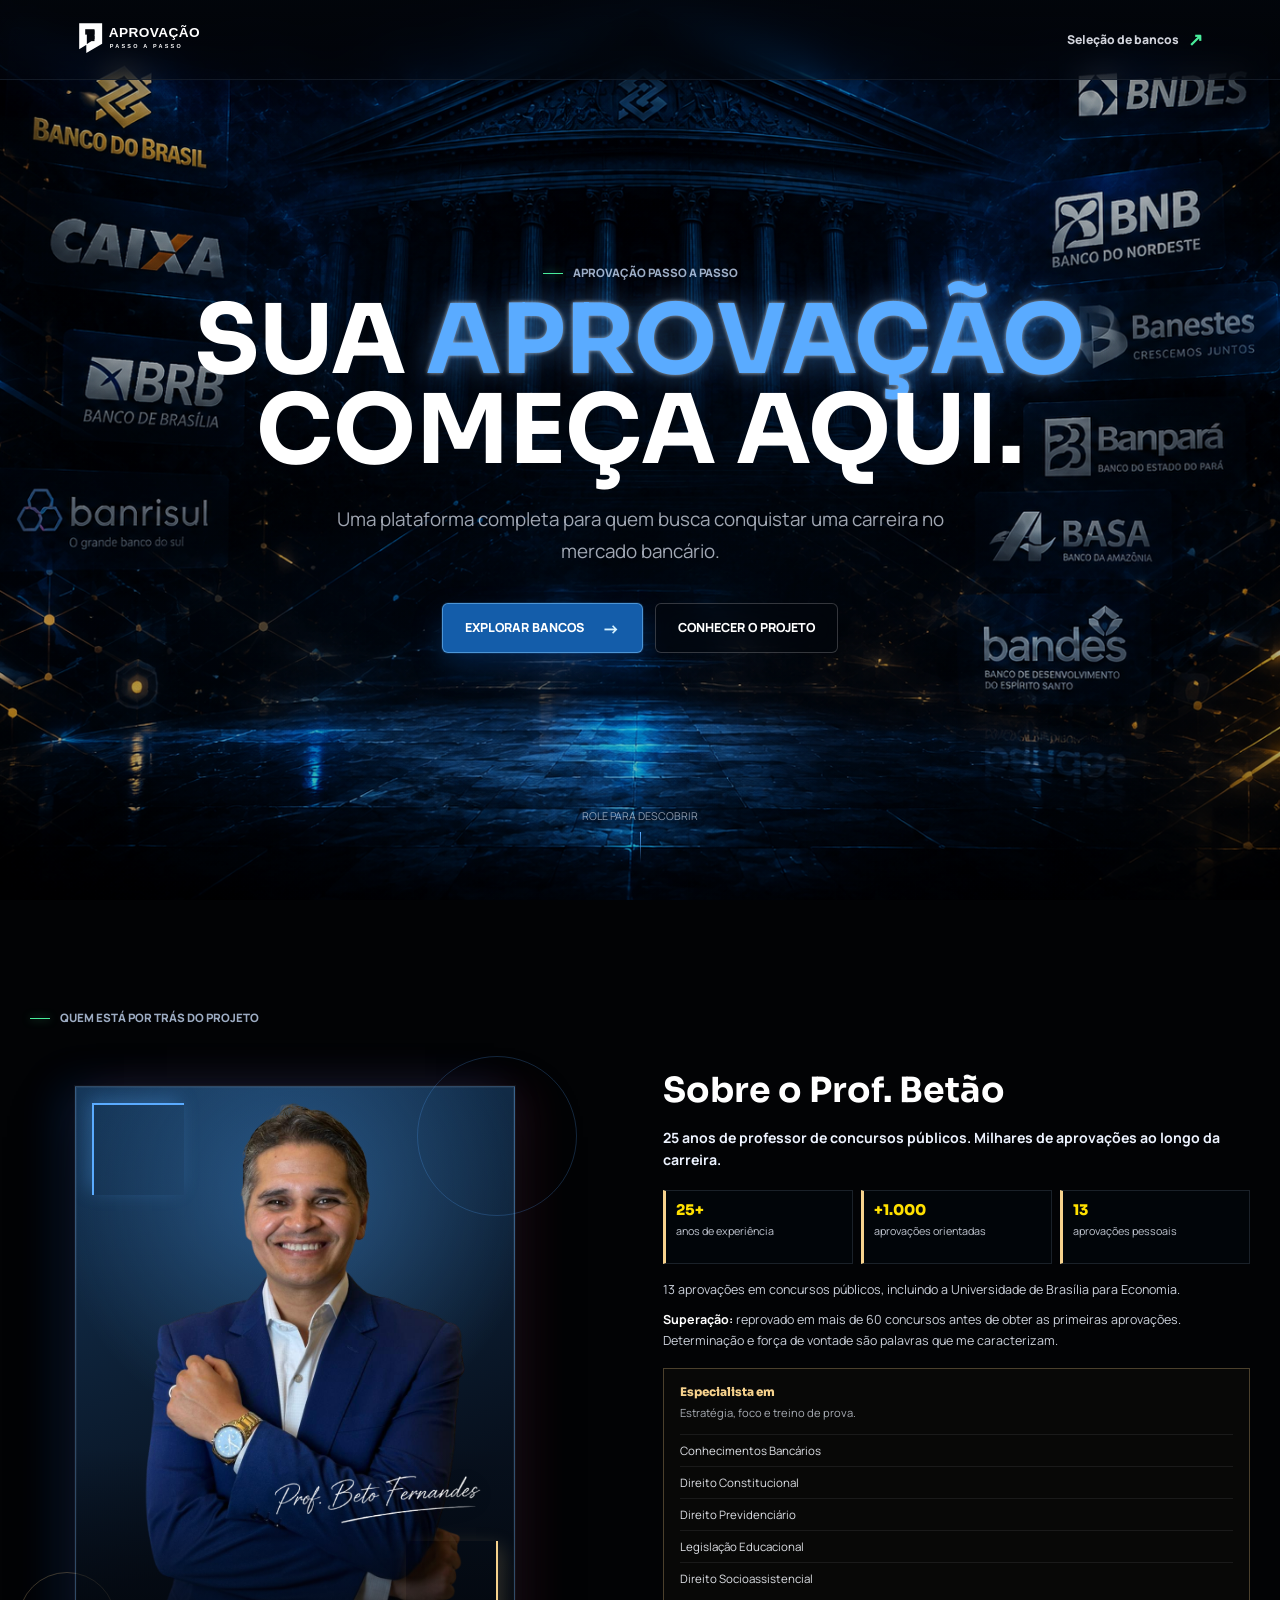
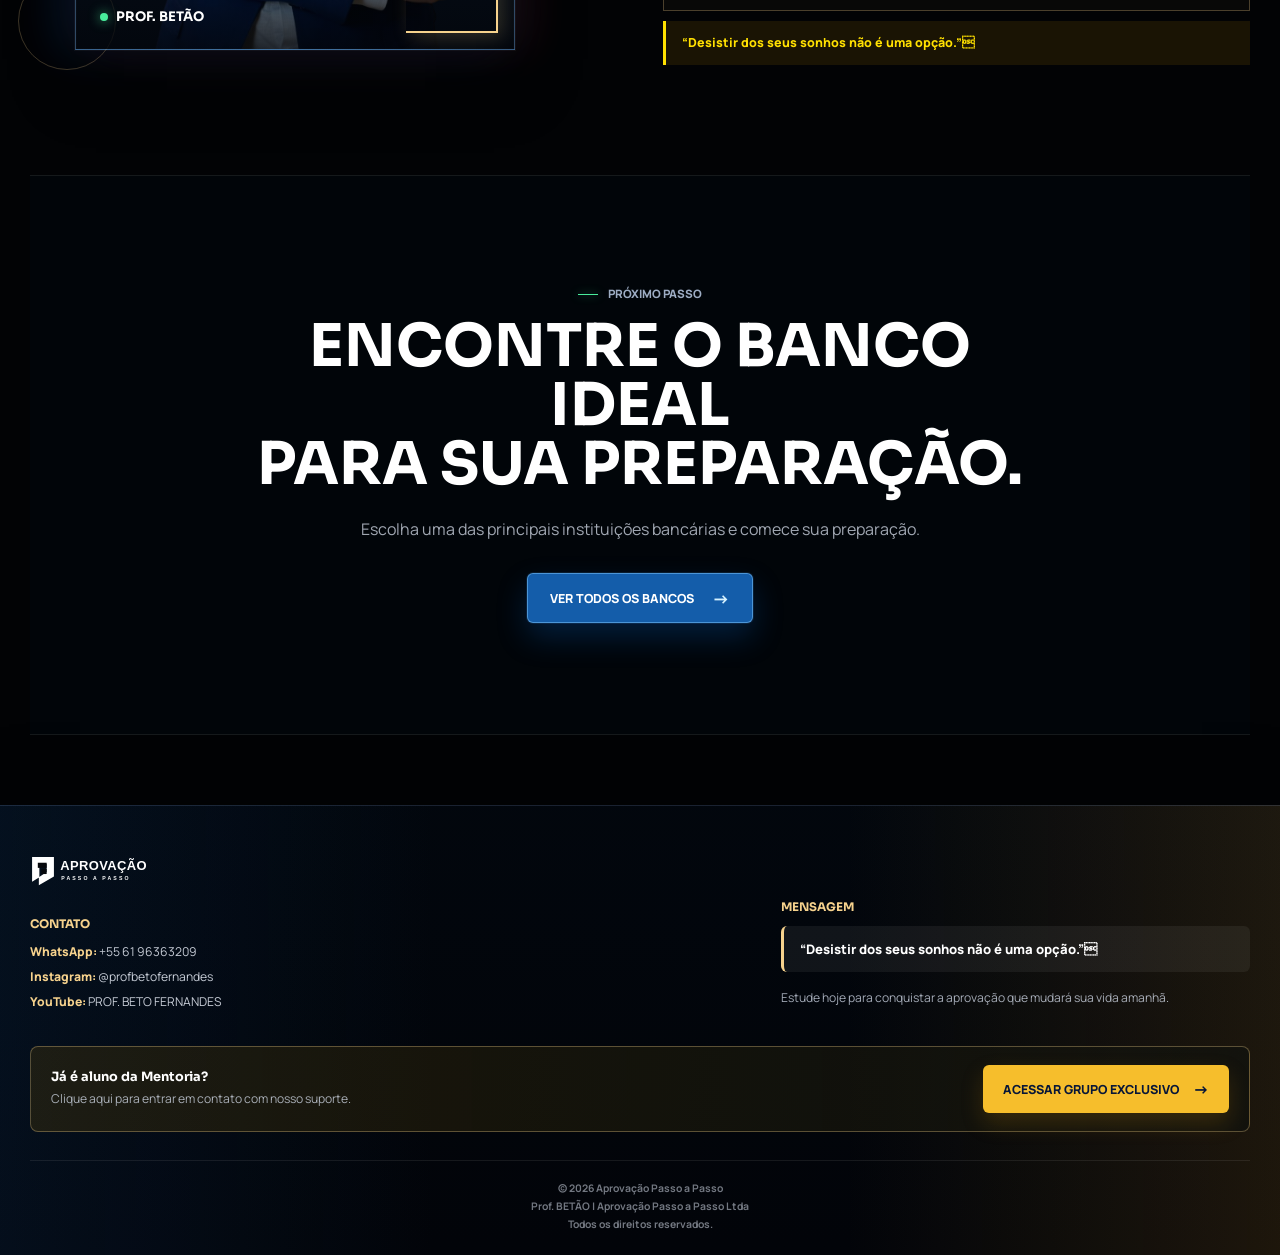
<file: frontend/index.html>
﻿<!DOCTYPE html>
<html lang="pt-BR" data-theme="dark">
  <head>
    <meta charset="UTF-8" />
    <meta name="viewport" content="width=device-width, initial-scale=1.0" />
    <link rel="icon" type="image/svg+xml" href="images/logo/favicon.svg" />
    <meta name="description" content="Aprovação Passo a Passo: preparação premium para concursos bancários." />
    <title>Aprovação Passo a Passo | Concursos Bancários</title>
    <link rel="preconnect" href="https://fonts.googleapis.com" />
    <link rel="preconnect" href="https://fonts.gstatic.com" crossorigin />
    <link href="https://fonts.googleapis.com/css2?family=Manrope:wght@400;500;600;700;800&family=Sora:wght@500;600;700;800&display=swap" rel="stylesheet" />
    <link rel="stylesheet" href="css/style.css" />
    <link rel="stylesheet" href="css/landing.css" />
    <script defer src="js/landing.js"></script>
  </head>
  <body class="landing-page">
    <div class="landing-bank-ghosts" aria-hidden="true">
      <img class="bank-ghost bank-ghost--bb" src="images/bancos/bb.svg" alt="" />
      <img class="bank-ghost bank-ghost--caixa" src="images/bancos/caixa.svg" alt="" />
      <img class="bank-ghost bank-ghost--basa" src="images/bancos/basa.svg" alt="" />
      <img class="bank-ghost bank-ghost--bnb" src="images/bancos/bnb.svg" alt="" />
      <img class="bank-ghost bank-ghost--bndes" src="images/bancos/bndes.svg" alt="" />
      <img class="bank-ghost bank-ghost--brb" src="images/bancos/brb.svg" alt="" />
      <img class="bank-ghost bank-ghost--banrisul" src="images/bancos/banrisul.svg" alt="" />
      <img class="bank-ghost bank-ghost--banestes" src="images/bancos/banestes.svg" alt="" />
    </div>

    <div class="landing-particles" aria-hidden="true">
      <span></span><span></span><span></span><span></span><span></span><span></span><span></span><span></span>
    </div>

    <div class="landing-shell">
      <header class="landing-header">
        <a class="landing-brand" href="#inicio" aria-label="Aprovação Passo a Passo - início">
          <img src="images/logo/aprovacao-logo.svg" alt="Aprovação Passo a Passo" />
        </a>
        <a class="landing-header__link" href="bancos.html">
          Seleção de bancos
          <span aria-hidden="true">↗</span>
        </a>
      </header>

      <main>
        <section class="landing-hero" id="inicio" aria-labelledby="hero-title">
          <div class="hero-gridline" aria-hidden="true"></div>
          <div class="hero-content reveal">
            <p class="hero-kicker">APROVAÇÃO PASSO A PASSO</p>
            <h1 id="hero-title">Sua <span>aprovação</span><br />começa aqui.</h1>
            <p class="hero-copy">Uma plataforma completa para quem busca conquistar uma carreira no mercado bancário.</p>
            <div class="hero-actions">
              <a class="landing-button landing-button--primary" href="bancos.html">
                Explorar bancos
                <span aria-hidden="true">→</span>
              </a>
              <a class="landing-button landing-button--secondary" href="#professor">Conhecer o projeto</a>
            </div>
          </div>
          <a class="scroll-cue" href="#professor" aria-label="Ir para a apresentação do professor">
            <span>Role para descobrir</span>
            <i aria-hidden="true"></i>
          </a>
        </section>

        <section class="professor-section" id="professor" aria-labelledby="professor-title">
          <div class="section-marker reveal">Quem está por trás do projeto</div>
          <div class="professor-layout">
            <div class="professor-visual reveal" data-reveal-delay="120">
              <div class="professor-frame professor-frame--photo">
                <img src="images/professor/prof-betao.png" alt="Prof. Betão" />
                <span class="frame-corner frame-corner--top" aria-hidden="true"></span>
                <span class="frame-corner frame-corner--bottom" aria-hidden="true"></span>
                <img class="portrait-signature" src="images/professor/prof-betao-signature-white.png" alt="" aria-hidden="true" />
                <span class="portrait-label">PROF. BETÃO</span>
              </div>
              <span class="professor-orbit professor-orbit--one" aria-hidden="true"></span>
              <span class="professor-orbit professor-orbit--two" aria-hidden="true"></span>
            </div>

            <div class="professor-content professor-content--profile reveal" data-reveal-delay="220">
              <h2 id="professor-title" class="professor-profile__title">Sobre o Prof. Betão</h2>
              <p class="professor-profile__intro">25 anos de professor de concursos públicos. Milhares de aprovações ao longo da carreira.</p>

              <dl class="professor-stats" aria-label="Trajetória profissional do Prof. Betão">
                <div class="professor-stat">
                  <dt>25+</dt>
                  <dd>anos de experiência</dd>
                </div>
                <div class="professor-stat">
                  <dt>+1.000</dt>
                  <dd>aprovações orientadas</dd>
                </div>
                <div class="professor-stat">
                  <dt>13</dt>
                  <dd>aprovações pessoais</dd>
                </div>
              </dl>

              <div class="professor-profile__bio">
                <p>13 aprovações em concursos públicos, incluindo a Universidade de Brasília para Economia.</p>
                <p><strong>Superação:</strong> reprovado em mais de 60 concursos antes de obter as primeiras aprovações. Determinação e força de vontade são palavras que me caracterizam.</p>
              </div>

              <section class="professor-specialties" aria-labelledby="specialties-title">
                <h3 id="specialties-title">Especialista em</h3>
                <p>Estratégia, foco e treino de prova.</p>
                <ul>
                  <li>Conhecimentos Bancários</li>
                  <li>Direito Constitucional</li>
                  <li>Direito Previdenciário</li>
                  <li>Legislação Educacional</li>
                  <li>Direito Socioassistencial</li>
                </ul>
              </section>

              <p class="professor-profile__motto">“Desistir dos seus sonhos não é uma opção.”</p>
            </div>
          </div>
        </section>

        <section class="banks-invite" id="bancos" aria-labelledby="banks-invite-title">
          <div class="banks-invite__line banks-invite__line--blue" aria-hidden="true"></div>
          <div class="banks-invite__line banks-invite__line--red" aria-hidden="true"></div>
          <div class="banks-invite__content reveal">
            <p class="content-eyebrow">Próximo passo</p>
            <h2 id="banks-invite-title">Encontre o banco ideal<br />para sua preparação.</h2>
            <p>Escolha uma das principais instituições bancárias e comece sua preparação.</p>
            <a class="landing-button landing-button--primary" href="bancos.html">
              Ver todos os bancos
              <span aria-hidden="true">→</span>
            </a>
          </div>
        </section>
      </main>

      <footer class="site-footer" aria-label="Informações e contatos">
        <div class="site-footer__inner">
          <div class="site-footer__main">
            <div class="site-footer__about">
              <div class="site-footer__brand-row">
                <img class="site-footer__brand-image" src="images/logo/aprovacao-logo.svg" alt="Aprovação Passo a Passo" />
              </div>

              <section class="site-footer__contact" aria-labelledby="contact-title">
                <h3 id="contact-title">Contato</h3>
                <address>
                  <a href="https://wa.me/556196363209" target="_blank" rel="noopener noreferrer"><strong>WhatsApp:</strong> +55 61 96363209</a>
                  <a href="https://www.instagram.com/profbetofernandes/" target="_blank" rel="noopener noreferrer"><strong>Instagram:</strong> @profbetofernandes</a>
                  <a href="https://www.youtube.com/@PROFBETOFERNANDES" target="_blank" rel="noopener noreferrer"><strong>YouTube:</strong> PROF. BETO FERNANDES</a>
                </address>
              </section>
            </div>

            <section class="site-footer__message" aria-labelledby="message-title">
              <h3 id="message-title">Mensagem</h3>
              <p class="site-footer__quote">“Desistir dos seus sonhos não é uma opção.”</p>
              <p class="site-footer__message-copy">Estude hoje para conquistar a aprovação que mudará sua vida amanhã.</p>
            </section>
          </div>

          <section class="site-footer__support" aria-labelledby="support-title">
            <div>
              <h3 id="support-title">Já é aluno da Mentoria?</h3>
              <p>Clique aqui para entrar em contato com nosso suporte.</p>
            </div>
            <a class="site-footer__support-link" href="https://wa.me/556196363209?text=Olá%2C%20quero%20acessar%20o%20grupo%20exclusivo." target="_blank" rel="noopener noreferrer">
              Acessar grupo exclusivo
              <span aria-hidden="true">→</span>
            </a>
          </section>

          <div class="site-footer__legal">
            <span>© 2026 Aprovação Passo a Passo</span>
            <span>Prof. BETÃO | Aprovação Passo a Passo Ltda</span>
            <span>Todos os direitos reservados.</span>
          </div>
        </div>
      </footer>
    </div>
  </body>
</html>
</file>
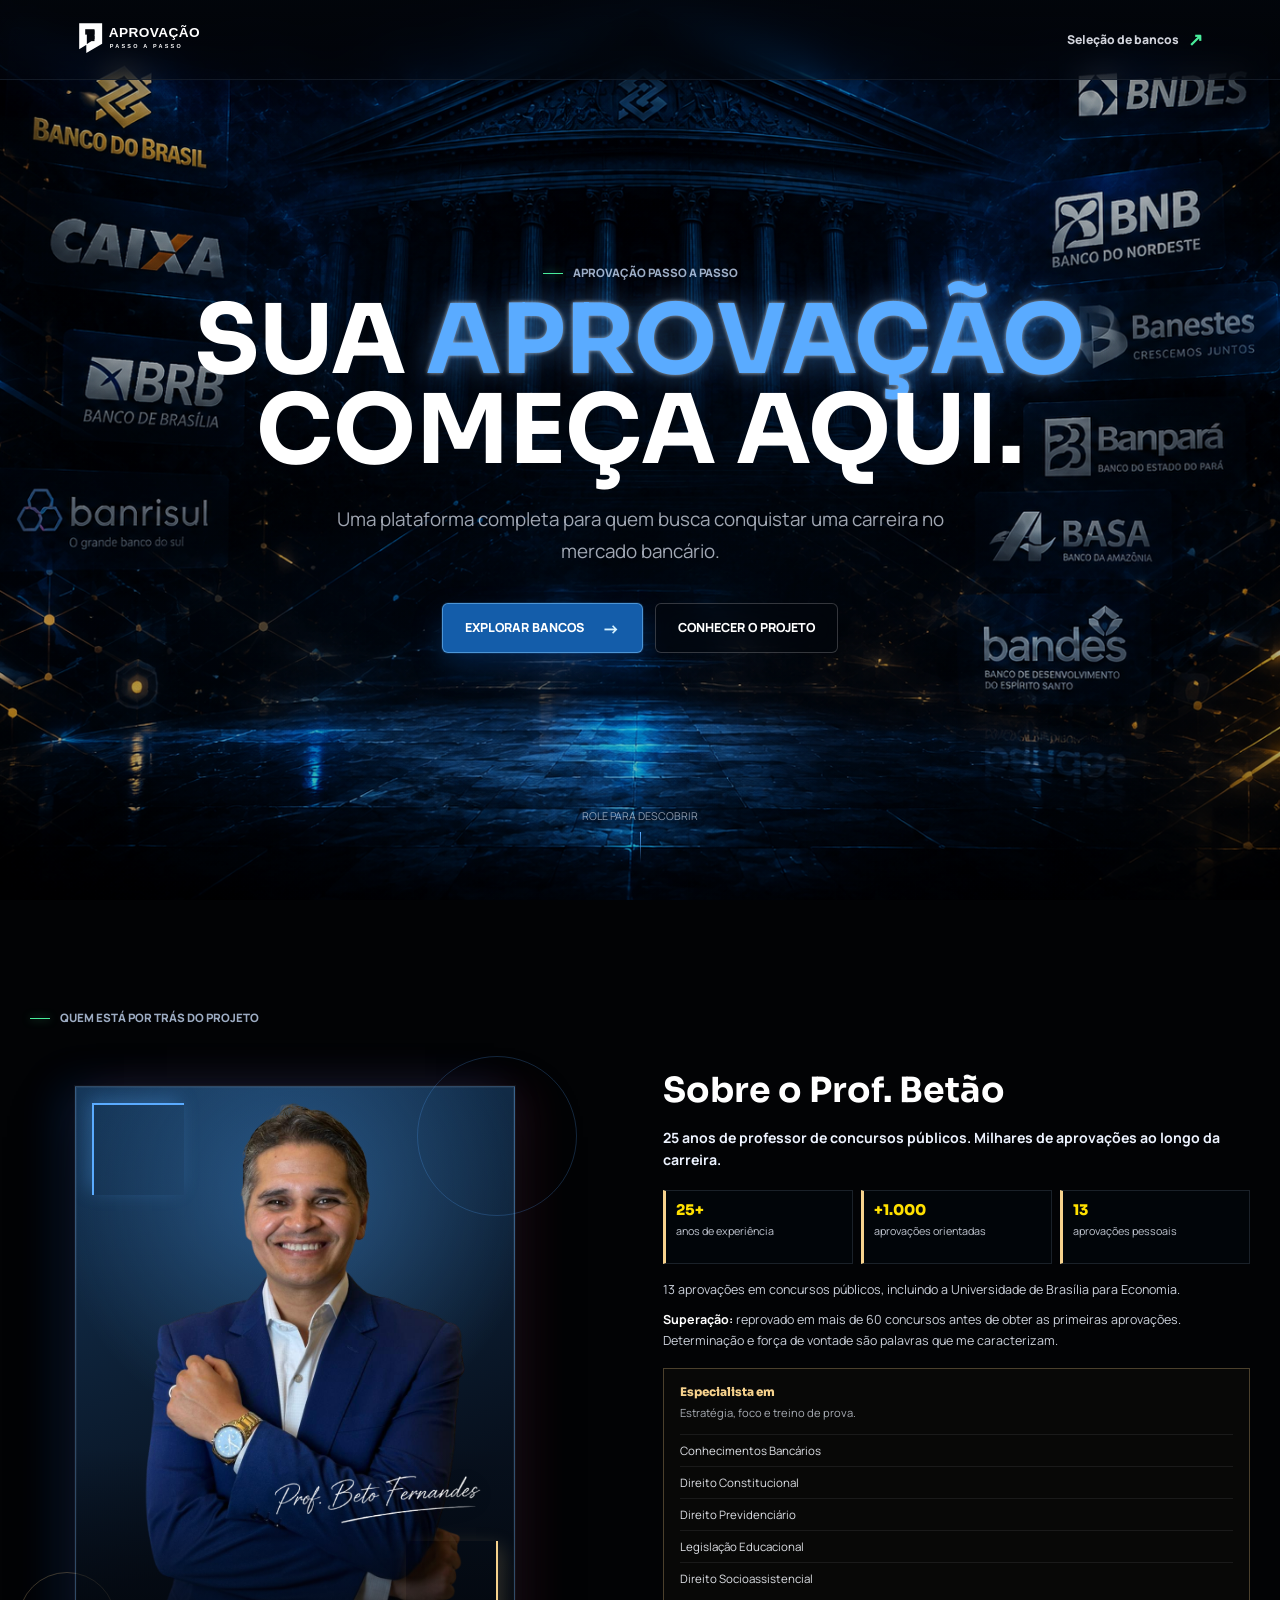
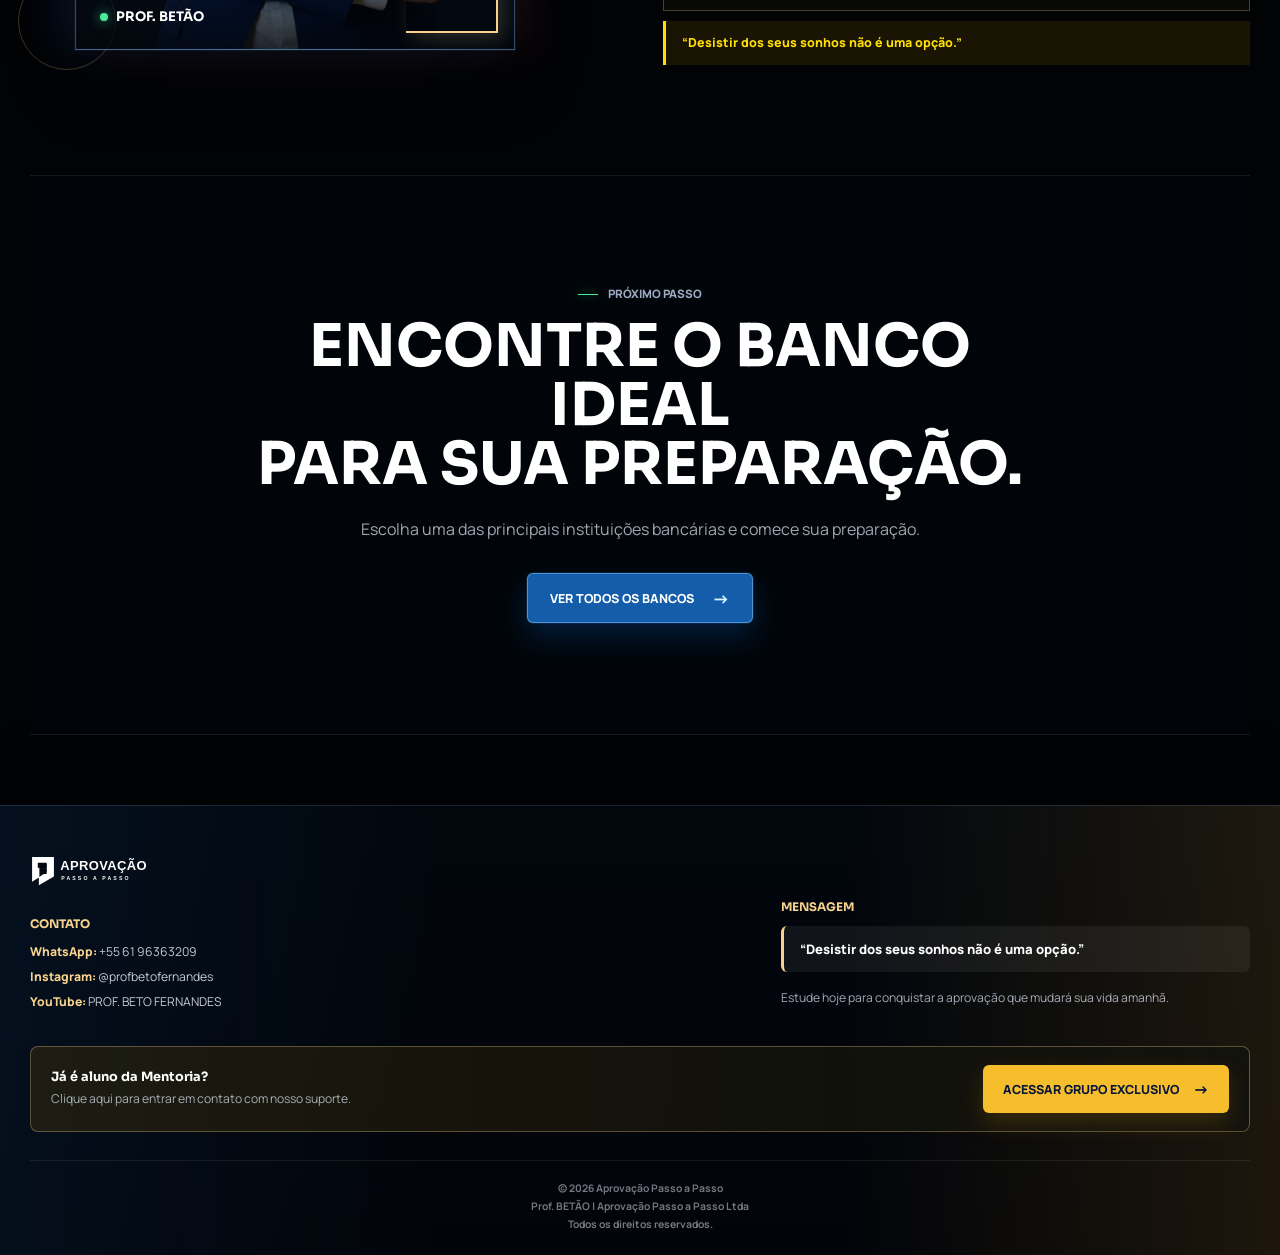
<file: frontend/html/index.html>
<!DOCTYPE html>
<html lang="pt-BR" data-theme="dark">
  <head>
    <meta charset="UTF-8" />
    <meta name="viewport" content="width=device-width, initial-scale=1.0" />
    <link rel="icon" type="image/svg+xml" href="../images/logo/favicon.svg" />
    <meta name="description" content="Aprovação Passo a Passo: preparação premium para concursos bancários." />
    <title>Aprovação Passo a Passo | Concursos Bancários</title>
    <link rel="preconnect" href="https://fonts.googleapis.com" />
    <link rel="preconnect" href="https://fonts.gstatic.com" crossorigin />
    <link href="https://fonts.googleapis.com/css2?family=Manrope:wght@400;500;600;700;800&family=Sora:wght@500;600;700;800&display=swap" rel="stylesheet" />
    <link rel="stylesheet" href="../css/style.css" />
    <link rel="stylesheet" href="../css/landing.css" />
    <script defer src="../js/landing.js"></script>
  </head>
  <body class="landing-page">
    <div class="landing-bank-ghosts" aria-hidden="true">
      <img class="bank-ghost bank-ghost--bb" src="../images/bancos/bb.svg" alt="" />
      <img class="bank-ghost bank-ghost--caixa" src="../images/bancos/caixa.svg" alt="" />
      <img class="bank-ghost bank-ghost--basa" src="../images/bancos/basa.svg" alt="" />
      <img class="bank-ghost bank-ghost--bnb" src="../images/bancos/bnb.svg" alt="" />
      <img class="bank-ghost bank-ghost--bndes" src="../images/bancos/bndes.svg" alt="" />
      <img class="bank-ghost bank-ghost--brb" src="../images/bancos/brb.svg" alt="" />
      <img class="bank-ghost bank-ghost--banrisul" src="../images/bancos/banrisul.svg" alt="" />
      <img class="bank-ghost bank-ghost--banestes" src="../images/bancos/banestes.svg" alt="" />
    </div>

    <div class="landing-particles" aria-hidden="true">
      <span></span><span></span><span></span><span></span><span></span><span></span><span></span><span></span>
    </div>

    <div class="landing-shell">
      <header class="landing-header">
        <a class="landing-brand" href="#inicio" aria-label="Aprovação Passo a Passo - início">
          <img src="../images/logo/aprovacao-logo.svg" alt="Aprovação Passo a Passo" />
        </a>
        <a class="landing-header__link" href="bancos.html">
          Seleção de bancos
          <span aria-hidden="true">↗</span>
        </a>
      </header>

      <main>
        <section class="landing-hero" id="inicio" aria-labelledby="hero-title">
          <div class="hero-gridline" aria-hidden="true"></div>
          <div class="hero-content reveal">
            <p class="hero-kicker">APROVAÇÃO PASSO A PASSO</p>
            <h1 id="hero-title">Sua <span>aprovação</span><br />começa aqui.</h1>
            <p class="hero-copy">Uma plataforma completa para quem busca conquistar uma carreira no mercado bancário.</p>
            <div class="hero-actions">
              <a class="landing-button landing-button--primary" href="bancos.html">
                Explorar bancos
                <span aria-hidden="true">→</span>
              </a>
              <a class="landing-button landing-button--secondary" href="#professor">Conhecer o projeto</a>
            </div>
          </div>
          <a class="scroll-cue" href="#professor" aria-label="Ir para a apresentação do professor">
            <span>Role para descobrir</span>
            <i aria-hidden="true"></i>
          </a>
        </section>

        <section class="professor-section" id="professor" aria-labelledby="professor-title">
          <div class="section-marker reveal">Quem está por trás do projeto</div>
          <div class="professor-layout">
            <div class="professor-visual reveal" data-reveal-delay="120">
              <div class="professor-frame professor-frame--photo">
                <img src="../images/professor/prof-betao.png" alt="Prof. Betão" />
                <span class="frame-corner frame-corner--top" aria-hidden="true"></span>
                <span class="frame-corner frame-corner--bottom" aria-hidden="true"></span>
                <img class="portrait-signature" src="../images/professor/prof-betao-signature-white.png" alt="" aria-hidden="true" />
                <span class="portrait-label">PROF. BETÃO</span>
              </div>
              <span class="professor-orbit professor-orbit--one" aria-hidden="true"></span>
              <span class="professor-orbit professor-orbit--two" aria-hidden="true"></span>
            </div>

            <div class="professor-content professor-content--profile reveal" data-reveal-delay="220">
              <h2 id="professor-title" class="professor-profile__title">Sobre o Prof. Betão</h2>
              <p class="professor-profile__intro">25 anos de professor de concursos públicos. Milhares de aprovações ao longo da carreira.</p>

              <dl class="professor-stats" aria-label="Trajetória profissional do Prof. Betão">
                <div class="professor-stat">
                  <dt>25+</dt>
                  <dd>anos de experiência</dd>
                </div>
                <div class="professor-stat">
                  <dt>+1.000</dt>
                  <dd>aprovações orientadas</dd>
                </div>
                <div class="professor-stat">
                  <dt>13</dt>
                  <dd>aprovações pessoais</dd>
                </div>
              </dl>

              <div class="professor-profile__bio">
                <p>13 aprovações em concursos públicos, incluindo a Universidade de Brasília para Economia.</p>
                <p><strong>Superação:</strong> reprovado em mais de 60 concursos antes de obter as primeiras aprovações. Determinação e força de vontade são palavras que me caracterizam.</p>
              </div>

              <section class="professor-specialties" aria-labelledby="specialties-title">
                <h3 id="specialties-title">Especialista em</h3>
                <p>Estratégia, foco e treino de prova.</p>
                <ul>
                  <li>Conhecimentos Bancários</li>
                  <li>Direito Constitucional</li>
                  <li>Direito Previdenciário</li>
                  <li>Legislação Educacional</li>
                  <li>Direito Socioassistencial</li>
                </ul>
              </section>

              <p class="professor-profile__motto">“Desistir dos seus sonhos não é uma opção.”</p>
            </div>
          </div>
        </section>

        <section class="banks-invite" id="bancos" aria-labelledby="banks-invite-title">
          <div class="banks-invite__line banks-invite__line--blue" aria-hidden="true"></div>
          <div class="banks-invite__line banks-invite__line--red" aria-hidden="true"></div>
          <div class="banks-invite__content reveal">
            <p class="content-eyebrow">Próximo passo</p>
            <h2 id="banks-invite-title">Encontre o banco ideal<br />para sua preparação.</h2>
            <p>Escolha uma das principais instituições bancárias e comece sua preparação.</p>
            <a class="landing-button landing-button--primary" href="bancos.html">
              Ver todos os bancos
              <span aria-hidden="true">→</span>
            </a>
          </div>
        </section>
      </main>

      <footer class="site-footer" aria-label="Informações e contatos">
        <div class="site-footer__inner">
          <div class="site-footer__main">
            <div class="site-footer__about">
              <div class="site-footer__brand-row">
                <img class="site-footer__brand-image" src="../images/logo/aprovacao-logo.svg" alt="Aprovação Passo a Passo" />
              </div>

              <section class="site-footer__contact" aria-labelledby="contact-title">
                <h3 id="contact-title">Contato</h3>
                <address>
                  <a href="https://wa.me/556196363209" target="_blank" rel="noopener noreferrer"><strong>WhatsApp:</strong> +55 61 96363209</a>
                  <a href="https://www.instagram.com/profbetofernandes/" target="_blank" rel="noopener noreferrer"><strong>Instagram:</strong> @profbetofernandes</a>
                  <a href="https://www.youtube.com/@PROFBETOFERNANDES" target="_blank" rel="noopener noreferrer"><strong>YouTube:</strong> PROF. BETO FERNANDES</a>
                </address>
              </section>
            </div>

            <section class="site-footer__message" aria-labelledby="message-title">
              <h3 id="message-title">Mensagem</h3>
              <p class="site-footer__quote">“Desistir dos seus sonhos não é uma opção.”</p>
              <p class="site-footer__message-copy">Estude hoje para conquistar a aprovação que mudará sua vida amanhã.</p>
            </section>
          </div>

          <section class="site-footer__support" aria-labelledby="support-title">
            <div>
              <h3 id="support-title">Já é aluno da Mentoria?</h3>
              <p>Clique aqui para entrar em contato com nosso suporte.</p>
            </div>
            <a class="site-footer__support-link" href="https://wa.me/556196363209?text=Olá%2C%20quero%20acessar%20o%20grupo%20exclusivo." target="_blank" rel="noopener noreferrer">
              Acessar grupo exclusivo
              <span aria-hidden="true">→</span>
            </a>
          </section>

          <div class="site-footer__legal">
            <span>© 2026 Aprovação Passo a Passo</span>
            <span>Prof. BETÃO | Aprovação Passo a Passo Ltda</span>
            <span>Todos os direitos reservados.</span>
          </div>
        </div>
      </footer>
    </div>
  </body>
</html>
</file>
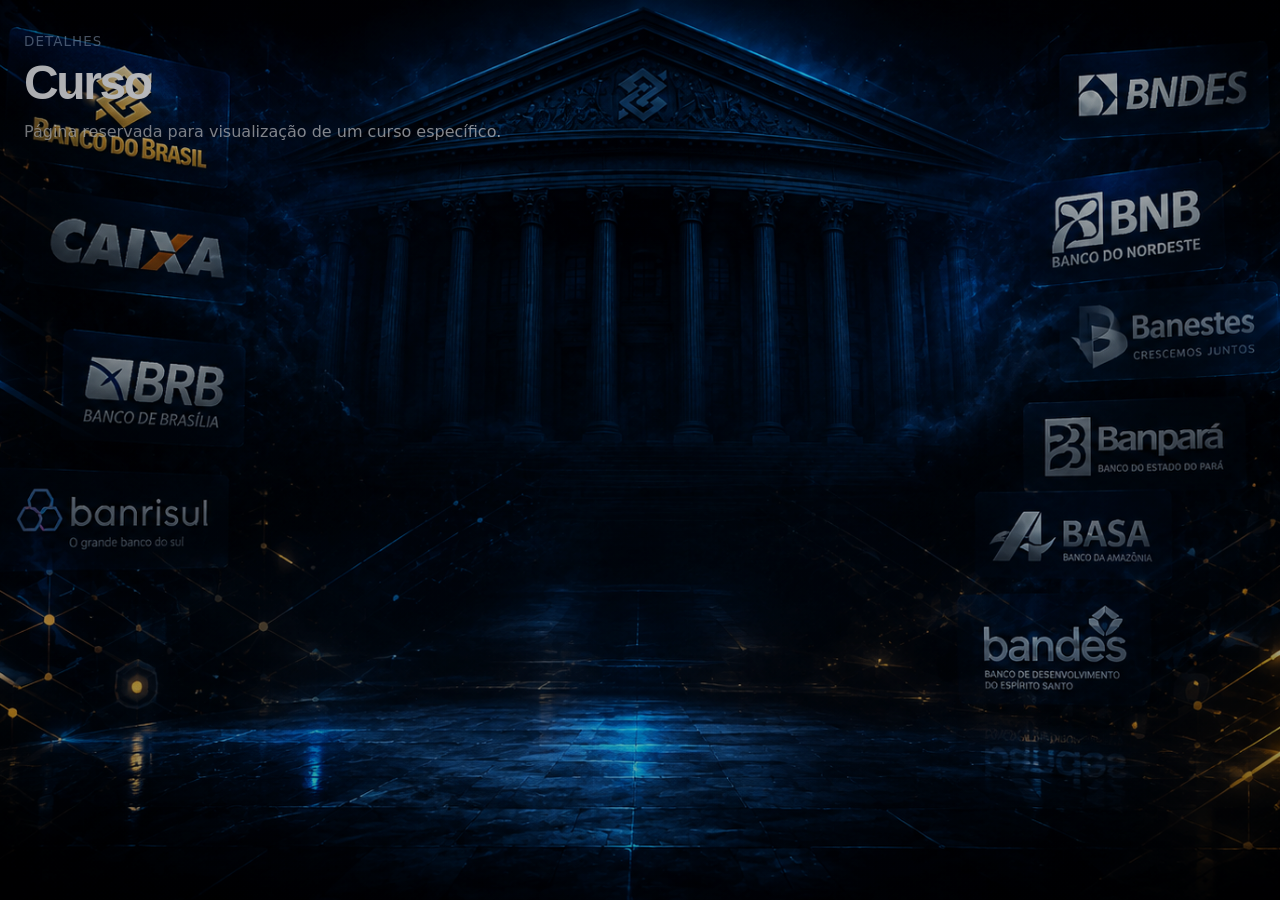
<file: frontend/curso.html>
﻿<!DOCTYPE html>
<html lang="pt-BR">
  <head>
    <meta charset="UTF-8" />
    <meta name="viewport" content="width=device-width, initial-scale=1.0" />
    <link rel="icon" type="image/svg+xml" href="images/logo/favicon.svg" />
    <title>Curso | Aprovação Passo a Passo</title>
    <link rel="stylesheet" href="css/style.css" />
    <script defer src="js/main.js"></script>
  </head>
  <body>
    <main class="page-main">
      <section class="hero-block">
        <p class="hero-block__eyebrow">Detalhes</p>
        <h1>Curso</h1>
        <p class="hero-block__subtitle">Página reservada para visualização de um curso específico.</p>
      </section>
    </main>
  </body>
</html>
</file>
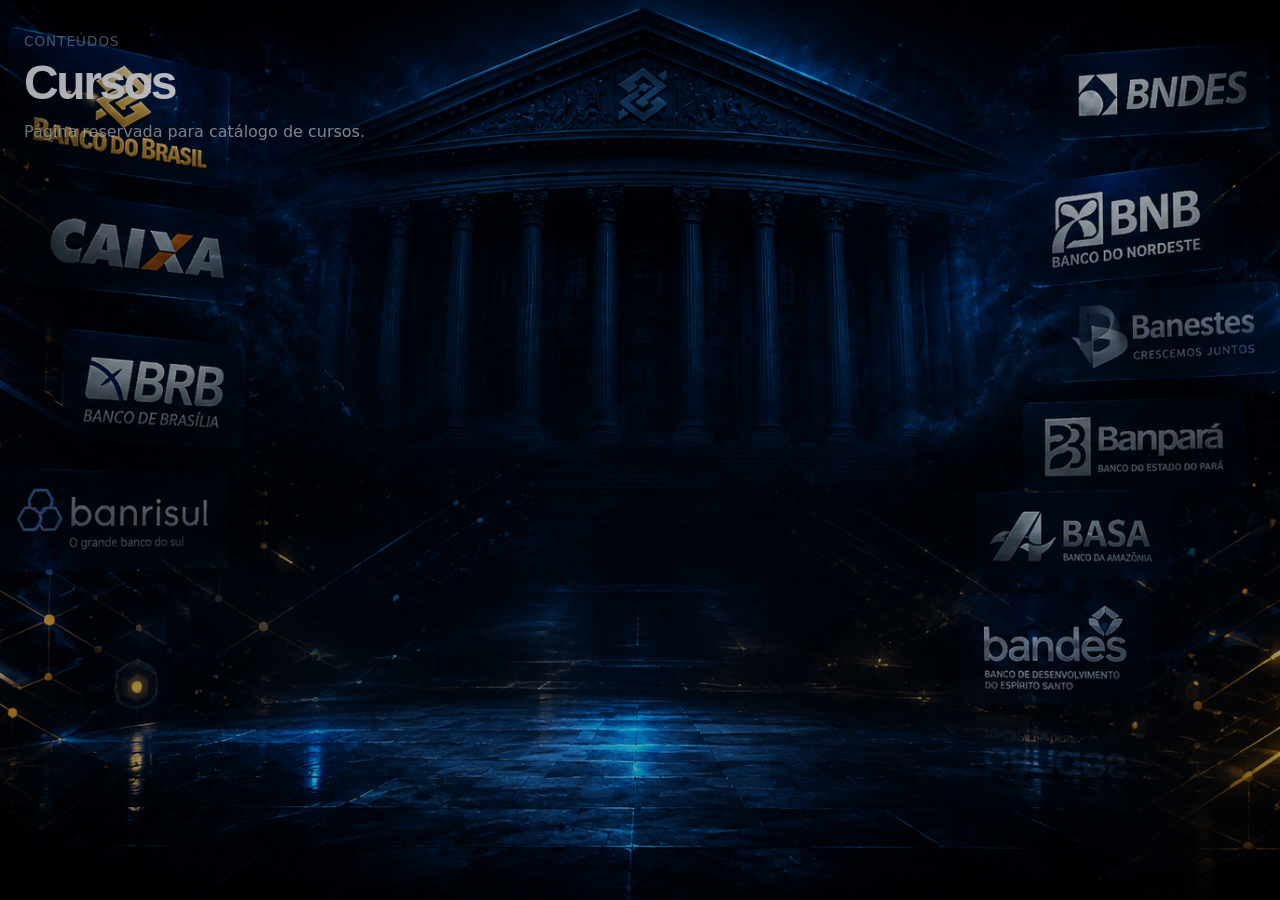
<file: frontend/cursos.html>
﻿<!DOCTYPE html>
<html lang="pt-BR">
  <head>
    <meta charset="UTF-8" />
    <meta name="viewport" content="width=device-width, initial-scale=1.0" />
    <link rel="icon" type="image/svg+xml" href="images/logo/favicon.svg" />
    <title>Cursos | Aprovação Passo a Passo</title>
    <link rel="stylesheet" href="css/style.css" />
    <link rel="stylesheet" href="css/cursos.css" />
    <script defer src="js/main.js"></script>
    <script defer src="js/cursos.js"></script>
  </head>
  <body>
    <main class="page-main">
      <section class="hero-block">
        <p class="hero-block__eyebrow">Conteúdos</p>
        <h1>Cursos</h1>
        <p class="hero-block__subtitle">Página reservada para catálogo de cursos.</p>
      </section>
    </main>
  </body>
</html>
</file>
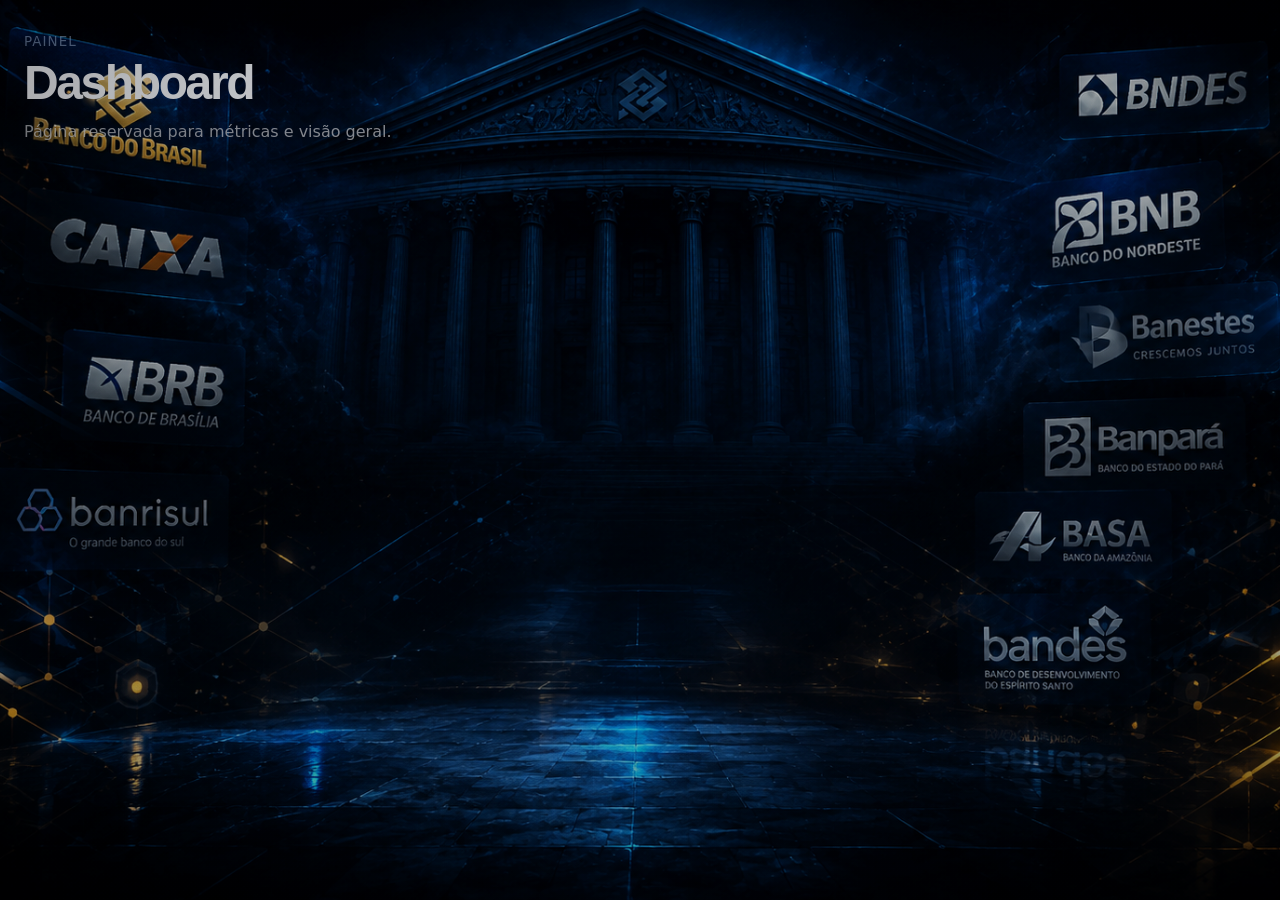
<file: frontend/dashboard.html>
﻿<!DOCTYPE html>
<html lang="pt-BR">
  <head>
    <meta charset="UTF-8" />
    <meta name="viewport" content="width=device-width, initial-scale=1.0" />
    <link rel="icon" type="image/svg+xml" href="images/logo/favicon.svg" />
    <title>Dashboard | Aprovação Passo a Passo</title>
    <link rel="stylesheet" href="css/style.css" />
    <link rel="stylesheet" href="css/dashboard.css" />
    <script defer src="js/main.js"></script>
    <script defer src="js/dashboard.js"></script>
  </head>
  <body>
    <main class="page-main">
      <section class="hero-block">
        <p class="hero-block__eyebrow">Painel</p>
        <h1>Dashboard</h1>
        <p class="hero-block__subtitle">Página reservada para métricas e visão geral.</p>
      </section>
    </main>
  </body>
</html>
</file>
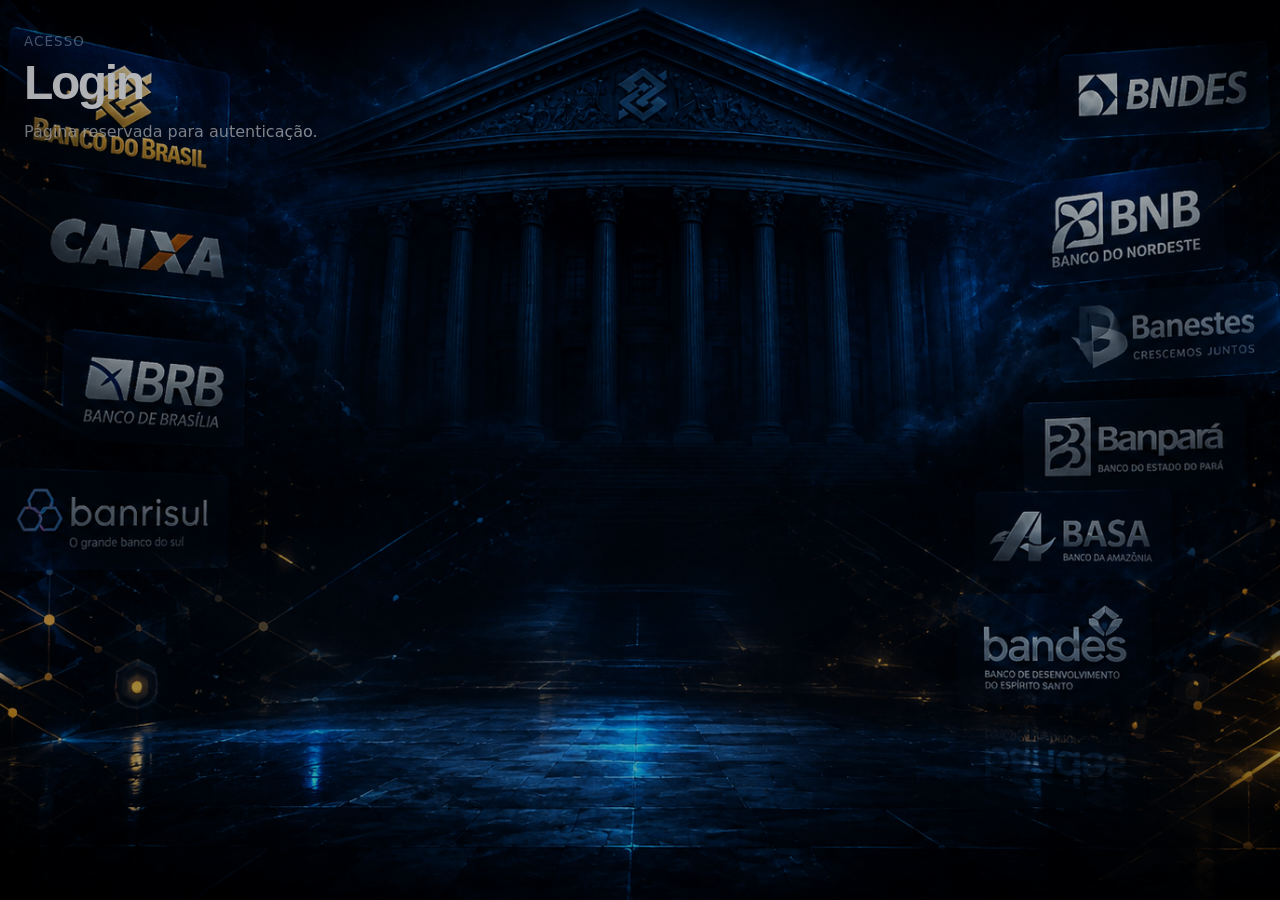
<file: frontend/login.html>
﻿<!DOCTYPE html>
<html lang="pt-BR">
  <head>
    <meta charset="UTF-8" />
    <meta name="viewport" content="width=device-width, initial-scale=1.0" />
    <link rel="icon" type="image/svg+xml" href="images/logo/favicon.svg" />
    <title>Login | Aprovação Passo a Passo</title>
    <link rel="stylesheet" href="css/style.css" />
    <script defer src="js/main.js"></script>
    <script defer src="js/login.js"></script>
  </head>
  <body>
    <main class="page-main">
      <section class="hero-block">
        <p class="hero-block__eyebrow">Acesso</p>
        <h1>Login</h1>
        <p class="hero-block__subtitle">Página reservada para autenticação.</p>
      </section>
    </main>
  </body>
</html>
</file>
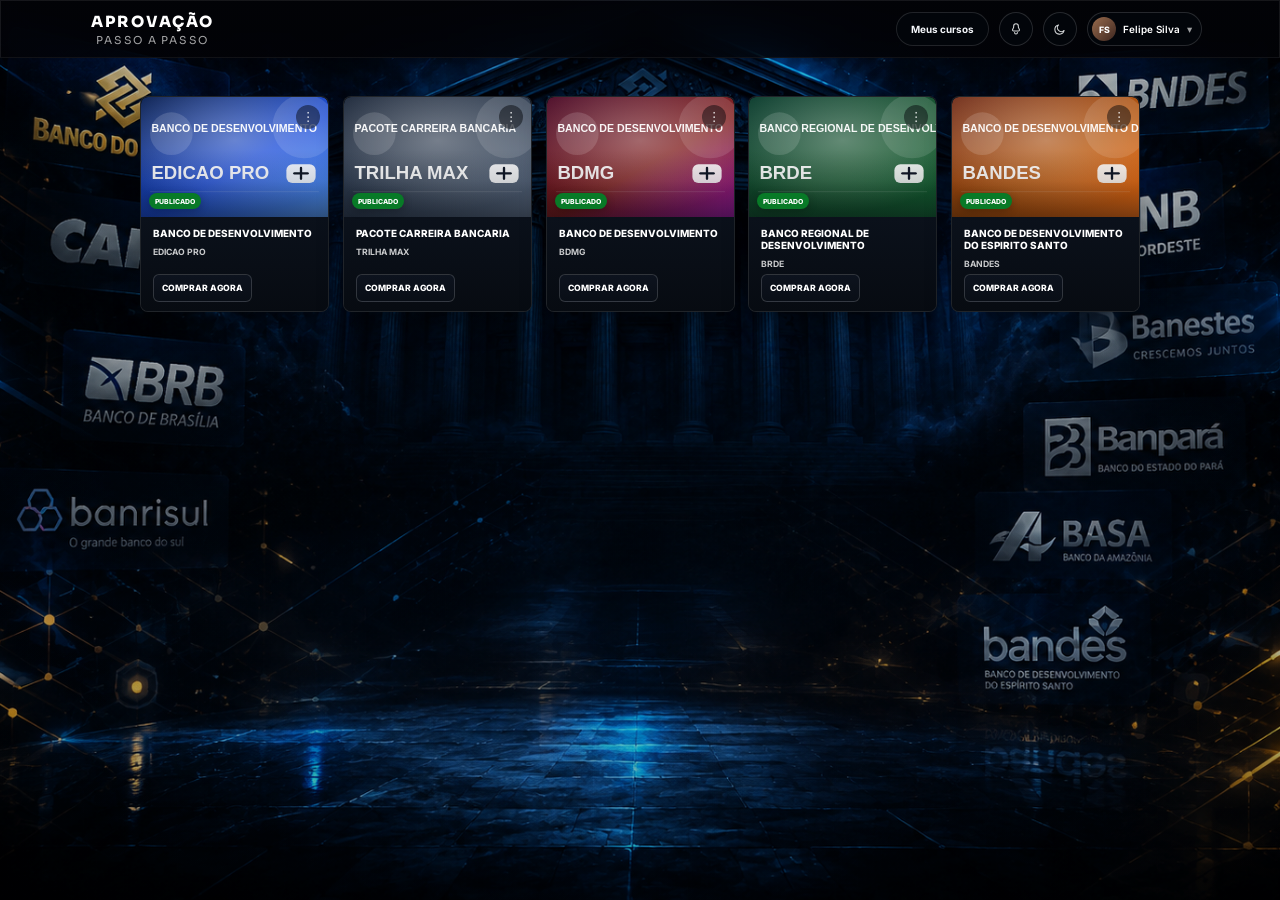
<file: frontend/outros-bancos.html>
﻿<!DOCTYPE html>
<html lang="pt-BR" data-theme="dark">

<head>
  <meta charset="UTF-8" />
  <meta name="viewport" content="width=device-width, initial-scale=1.0" />
  <link rel="icon" type="image/svg+xml" href="images/logo/favicon.svg" />
  <title>Outros Bancos | Aprovação Passo a Passo</title>
  <meta name="description" content="Plataforma premium para concursos e carreiras bancárias." />
  <link rel="preconnect" href="https://fonts.googleapis.com" />
  <link rel="preconnect" href="https://fonts.gstatic.com" crossorigin />
  <link
    href="https://fonts.googleapis.com/css2?family=Inter:wght@400;500;600;700;800;900&family=Sora:wght@600;700;800&display=swap"
    rel="stylesheet" />
  <link rel="stylesheet" href="css/style.css" />
  <link rel="stylesheet" href="css/bancos.css" />
  <link rel="stylesheet" href="css/cards.css" />
  <link rel="stylesheet" href="css/responsive.css" />
</head>

<body class="bancos-showcase">
  <div class="page-shell">
    <header class="site-header top-header glass-panel">
      <a class="brand" href="./bancos.html" aria-label="Aprovação Passo a Passo">
        <span class="brand__name">APROVAÇÃO</span>
        <span class="brand__subname">PASSO A PASSO</span>
      </a>
      <div class="header-actions">
        <a class="header-button header-button--ghost" href="./cursos.html">Meus cursos</a>

        <button class="icon-button" type="button" aria-label="Notificações">
          <svg viewBox="0 0 24 24" aria-hidden="true" focusable="false">
            <path
              d="M12 3a4 4 0 0 0-4 4v1.1c0 .7-.2 1.4-.5 2L6.2 13c-.5 1.1.3 2.4 1.5 2.4h8.6c1.2 0 2-1.3 1.5-2.4l-1.3-2.9c-.3-.6-.5-1.3-.5-2V7a4 4 0 0 0-4-4Z"
              fill="none" stroke="currentColor" stroke-width="1.8" stroke-linecap="round" stroke-linejoin="round" />
            <path d="M9.5 18a2.5 2.5 0 0 0 5 0" fill="none" stroke="currentColor" stroke-width="1.8"
              stroke-linecap="round" />
          </svg>
        </button>

        <button class="icon-button" type="button" aria-label="Alternar modo visual" data-theme-toggle>
          <svg viewBox="0 0 24 24" aria-hidden="true" focusable="false">
            <path d="M19 14.5A8 8 0 1 1 9.5 5a6.2 6.2 0 0 0 9.5 9.5Z" fill="none" stroke="currentColor"
              stroke-width="1.8" stroke-linecap="round" stroke-linejoin="round" />
          </svg>
        </button>

        <button class="profile-chip" type="button" aria-label="Abrir menu do usuário">
          <span class="profile-chip__avatar" aria-hidden="true">FS</span>
          <span class="profile-chip__name">Felipe Silva</span>
          <span class="profile-chip__arrow" aria-hidden="true">▾</span>
        </button>
      </div>
    </header>

    <main class="page-main" id="outros-bancos">
      <section class="courses-stage" aria-labelledby="courses-title">
        <div class="courses-stage__intro">
          <span class="courses-stage__eyebrow">Expansao da plataforma para editais regionais e desenvolvimento</span>
          <h1 id="courses-title">Outros Bancos</h1>
          <p class="courses-stage__subtitle">Vitrine complementar com cursos para bancos estaduais e de desenvolvimento.
          </p>
        </div>

        <div class="banks-grid" id="banksGrid"></div>
      </section>
    </main>
  </div>

  <template id="bankCardTemplate">
    <article class="bank-card">
      <div class="bank-card__media">
        <div class="bank-card__image-wrap">
          <img class="bank-card__image" alt="" />
        </div>
        <span class="bank-card__status">PUBLICADO</span>
        <button class="bank-card__menu-button" type="button" aria-label="Abrir ações do card">⋮</button>
        <div class="bank-card__menu" hidden>
          <button type="button">Editar</button>
          <button type="button">Configurar</button>
          <button type="button">Alterar link</button>
          <button type="button">Alterar status</button>
          <button type="button" class="danger">Excluir</button>
        </div>
      </div>
      <div class="bank-card__body">
        <div class="bank-card__heading">
          <h2 class="bank-card__title"></h2>
          <span class="bank-card__sigla"></span>
          <p class="bank-card__subtitle"></p>
        </div>
        <div class="bank-card__action-slot">
          <a class="bank-card__buy-button" href="#" target="_blank" rel="noopener noreferrer">
            <span>COMPRAR AGORA</span>
            <svg viewBox="0 0 24 24" aria-hidden="true">
              <path d="M5 6h2l1.1 6h8.7l1.8-4.5H8.1" fill="none" stroke="currentColor" stroke-width="1.8"
                stroke-linecap="round" stroke-linejoin="round" />
              <circle cx="10" cy="19" r="1.5" fill="currentColor" />
              <circle cx="17" cy="19" r="1.5" fill="currentColor" />
              <path d="M7 6l.7-2.2A1 1 0 0 1 8.6 3h2.1" fill="none" stroke="currentColor" stroke-width="1.8"
                stroke-linecap="round" />
            </svg>
          </a>
        </div>
      </div>
    </article>
  </template>

  <script src="js/main.js"></script>
  <script src="js/outros-bancos.js"></script>
</body>

</html>
</file>
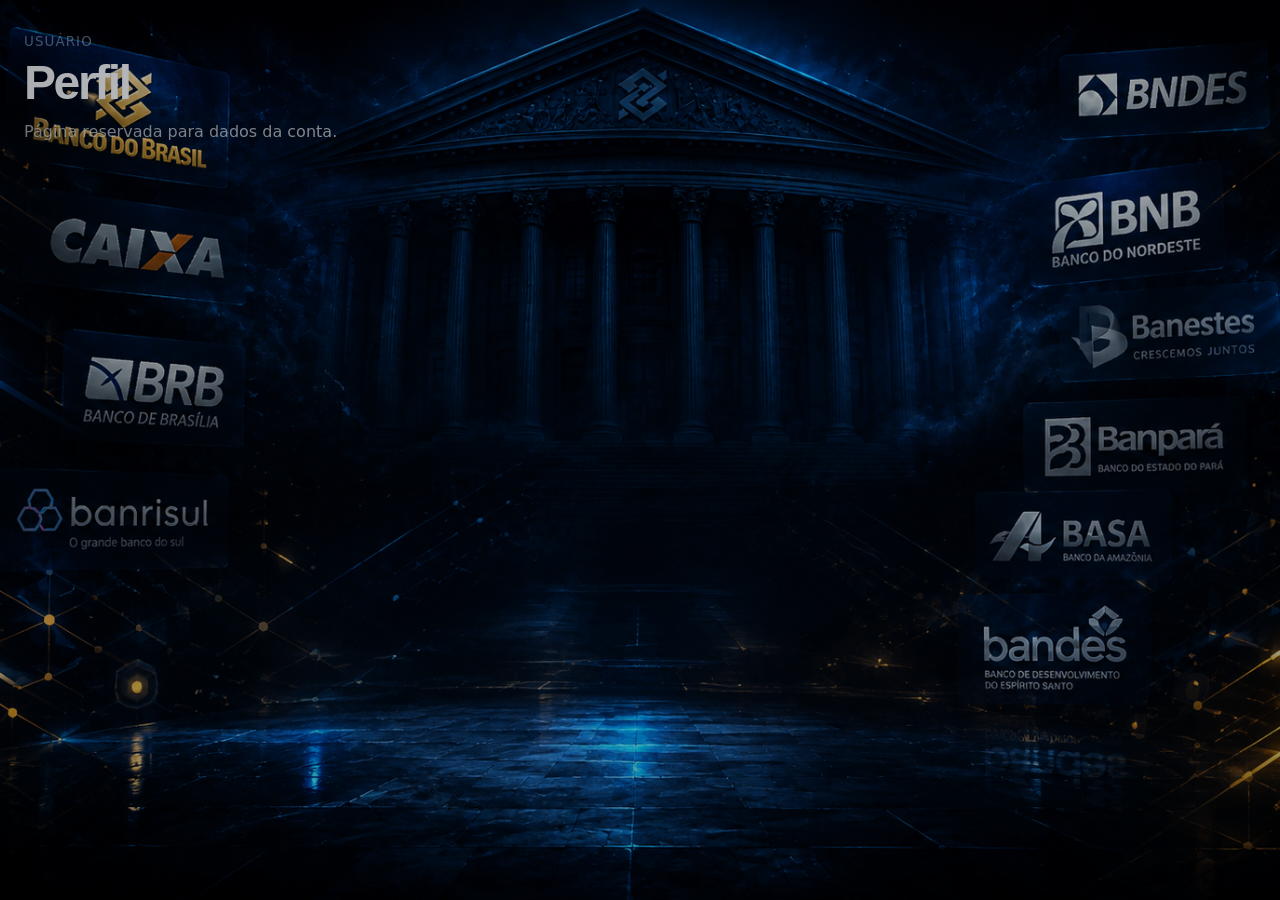
<file: frontend/perfil.html>
﻿<!DOCTYPE html>
<html lang="pt-BR">
  <head>
    <meta charset="UTF-8" />
    <meta name="viewport" content="width=device-width, initial-scale=1.0" />
    <link rel="icon" type="image/svg+xml" href="images/logo/favicon.svg" />
    <title>Perfil | Aprovação Passo a Passo</title>
    <link rel="stylesheet" href="css/style.css" />
    <script defer src="js/main.js"></script>
    <script defer src="js/usuario.js"></script>
  </head>
  <body>
    <main class="page-main">
      <section class="hero-block">
        <p class="hero-block__eyebrow">Usuário</p>
        <h1>Perfil</h1>
        <p class="hero-block__subtitle">Página reservada para dados da conta.</p>
      </section>
    </main>
  </body>
</html>
</file>
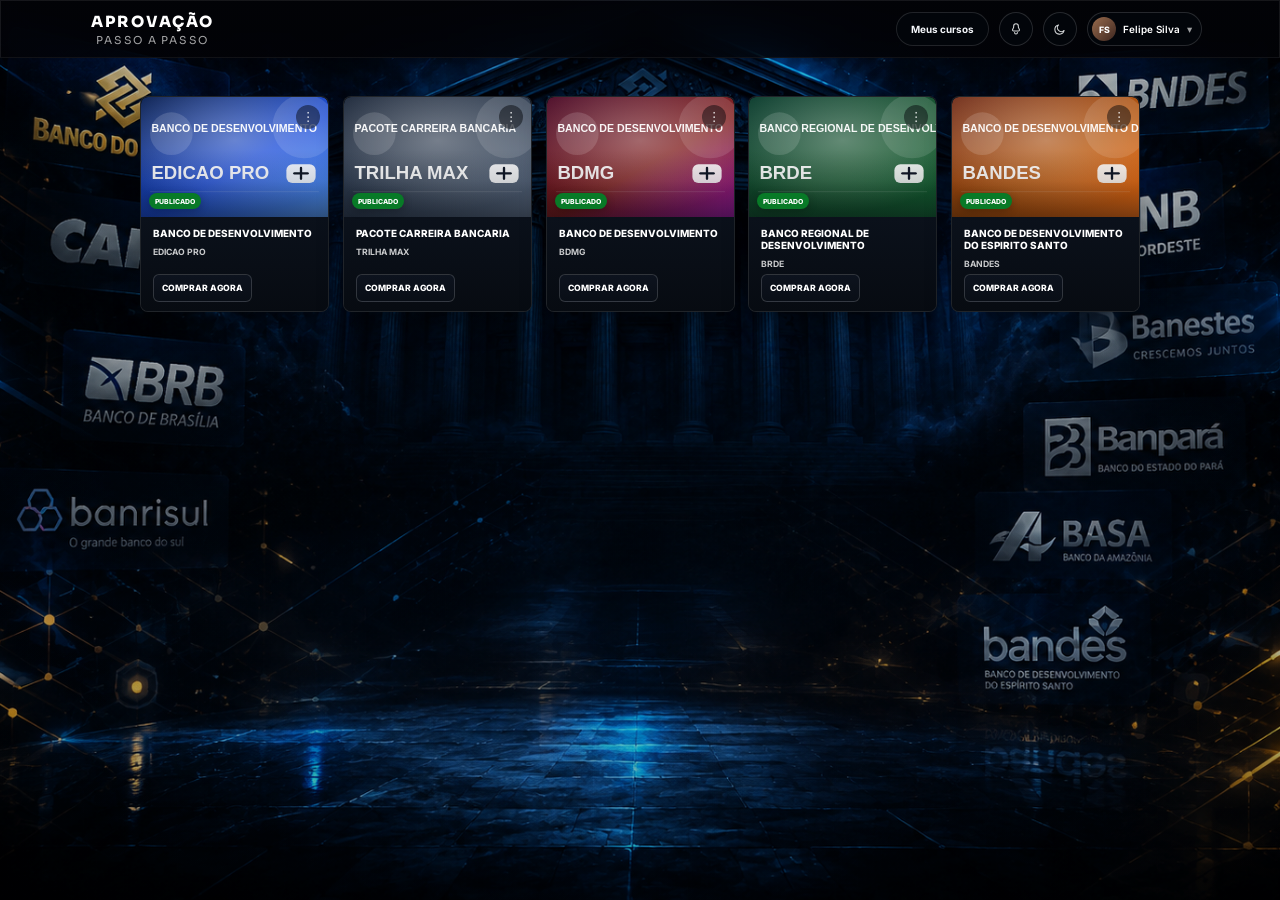
<file: frontend/html/outros-bancos.html>
<!DOCTYPE html>
<html lang="pt-BR" data-theme="dark">
  <head>
    <meta charset="UTF-8" />
    <meta name="viewport" content="width=device-width, initial-scale=1.0" />
    <link rel="icon" type="image/svg+xml" href="../images/logo/favicon.svg" />
    <title>Outros Bancos | Aprovação Passo a Passo</title>
    <meta name="description" content="Plataforma premium para concursos e carreiras bancárias." />
    <link rel="preconnect" href="https://fonts.googleapis.com" />
    <link rel="preconnect" href="https://fonts.gstatic.com" crossorigin />
    <link href="https://fonts.googleapis.com/css2?family=Inter:wght@400;500;600;700;800;900&family=Sora:wght@600;700;800&display=swap" rel="stylesheet" />
    <link rel="stylesheet" href="../css/style.css" />
    <link rel="stylesheet" href="../css/bancos.css" />
    <link rel="stylesheet" href="../css/cards.css" />
    <link rel="stylesheet" href="../css/responsive.css" />
  </head>
  <body class="bancos-showcase">
    <div class="page-shell">
      <header class="site-header top-header glass-panel">
        <a class="brand" href="./bancos.html" aria-label="Aprovação Passo a Passo">
          <span class="brand__name">APROVAÇÃO</span>
          <span class="brand__subname">PASSO A PASSO</span>
        </a>
        <div class="header-actions">
          <a class="header-button header-button--ghost" href="./cursos.html">Meus cursos</a>

          <button class="icon-button" type="button" aria-label="Notificações">
            <svg viewBox="0 0 24 24" aria-hidden="true" focusable="false">
              <path d="M12 3a4 4 0 0 0-4 4v1.1c0 .7-.2 1.4-.5 2L6.2 13c-.5 1.1.3 2.4 1.5 2.4h8.6c1.2 0 2-1.3 1.5-2.4l-1.3-2.9c-.3-.6-.5-1.3-.5-2V7a4 4 0 0 0-4-4Z" fill="none" stroke="currentColor" stroke-width="1.8" stroke-linecap="round" stroke-linejoin="round"/>
              <path d="M9.5 18a2.5 2.5 0 0 0 5 0" fill="none" stroke="currentColor" stroke-width="1.8" stroke-linecap="round"/>
            </svg>
          </button>

          <button class="icon-button" type="button" aria-label="Alternar modo visual" data-theme-toggle>
            <svg viewBox="0 0 24 24" aria-hidden="true" focusable="false">
              <path d="M19 14.5A8 8 0 1 1 9.5 5a6.2 6.2 0 0 0 9.5 9.5Z" fill="none" stroke="currentColor" stroke-width="1.8" stroke-linecap="round" stroke-linejoin="round"/>
            </svg>
          </button>

          <button class="profile-chip" type="button" aria-label="Abrir menu do usuário">
            <span class="profile-chip__avatar" aria-hidden="true">FS</span>
            <span class="profile-chip__name">Felipe Silva</span>
            <span class="profile-chip__arrow" aria-hidden="true">▾</span>
          </button>
        </div>
      </header>

      <main class="page-main" id="outros-bancos">
        <section class="courses-stage" aria-labelledby="courses-title">
          <div class="courses-stage__intro">
            <span class="courses-stage__eyebrow">Expansao da plataforma para editais regionais e desenvolvimento</span>
            <h1 id="courses-title">Outros Bancos</h1>
            <p class="courses-stage__subtitle">Vitrine complementar com cursos para bancos estaduais e de desenvolvimento.</p>
          </div>

          <div class="banks-grid" id="banksGrid"></div>
        </section>
      </main>
    </div>

    <template id="bankCardTemplate">
      <article class="bank-card">
        <div class="bank-card__media">
          <div class="bank-card__image-wrap">
            <img class="bank-card__image" alt="" />
          </div>
          <span class="bank-card__status">PUBLICADO</span>
          <button class="bank-card__menu-button" type="button" aria-label="Abrir ações do card">⋮</button>
          <div class="bank-card__menu" hidden>
            <button type="button">Editar</button>
            <button type="button">Configurar</button>
            <button type="button">Alterar link</button>
            <button type="button">Alterar status</button>
            <button type="button" class="danger">Excluir</button>
          </div>
        </div>
        <div class="bank-card__body">
          <div class="bank-card__heading">
            <h2 class="bank-card__title"></h2>
            <span class="bank-card__sigla"></span>
            <p class="bank-card__subtitle"></p>
          </div>
          <div class="bank-card__action-slot">
            <a class="bank-card__buy-button" href="#" target="_blank" rel="noopener noreferrer">
              <span>COMPRAR AGORA</span>
              <svg viewBox="0 0 24 24" aria-hidden="true"><path d="M5 6h2l1.1 6h8.7l1.8-4.5H8.1" fill="none" stroke="currentColor" stroke-width="1.8" stroke-linecap="round" stroke-linejoin="round"/><circle cx="10" cy="19" r="1.5" fill="currentColor"/><circle cx="17" cy="19" r="1.5" fill="currentColor"/><path d="M7 6l.7-2.2A1 1 0 0 1 8.6 3h2.1" fill="none" stroke="currentColor" stroke-width="1.8" stroke-linecap="round"/></svg>
            </a>
          </div>
        </div>
      </article>
    </template>

    <script src="../js/main.js"></script>
    <script src="../js/outros-bancos.js"></script>
  </body>
</html>
</file>
<file: frontend/css/style.css>
:root {
  color-scheme: dark;
  --bg: #030507;
  --bg-alt: #05070a;
  --panel: rgba(10, 12, 18, 0.84);
  --panel-strong: rgba(13, 16, 24, 0.96);
  --panel-soft: rgba(19, 23, 33, 0.88);
  --border: rgba(255, 255, 255, 0.08);
  --border-strong: rgba(255, 255, 255, 0.14);
  --text: #f5f7fb;
  --text-soft: rgba(229, 231, 235, 0.7);
  --blue: #3b82f6;
  --red: #ef4444;
  --green: #22c55e;
  --amber: #f59e0b;
  --shadow: 0 18px 42px rgba(0, 0, 0, 0.38);
  --shadow-soft: 0 10px 24px rgba(0, 0, 0, 0.24);
  --radius: 16px;
}

* { box-sizing: border-box; }

html, body {
  margin: 0;
  min-height: 100%;
  overflow-x: hidden;
  background-color: #010102;
  color: var(--text);
  font-family: "Inter", system-ui, sans-serif;
}

body {
  position: relative;
  min-height: 100vh;
  isolation: isolate;
}

body::before,
body::after {
  content: "";
  position: fixed;
  inset: 0;
  pointer-events: none;
  z-index: 0;
}

body::before {
  background-color: #010102;
  background-image: url("../assets/banking-architecture-bg.png");
  background-position: center center;
  background-repeat: no-repeat;
  background-size: cover;
  background-attachment: fixed;
  transform: none;
  opacity: 1;
}

body::after {
  background:
    radial-gradient(ellipse at 50% 42%, rgba(1, 4, 8, 0.03) 0%, rgba(1, 4, 8, 0.1) 46%, rgba(0, 0, 0, 0.34) 100%),
    linear-gradient(180deg, rgba(0, 0, 0, 0.06) 0%, rgba(0, 0, 0, 0.2) 100%);
  filter: none;
  opacity: 1;
}

@media (max-width: 768px) {
  body::before {
    background-attachment: scroll;
    background-position: center center;
  }
}

a { color: inherit; }
button, input { font: inherit; }
button { cursor: pointer; }
img { display: block; max-width: 100%; }

.page-shell {
  position: relative;
  z-index: 1;
  width: 100%;
  min-height: 100vh;
}

.glass-panel {
  background: linear-gradient(180deg, rgba(8, 8, 10, 0.84), rgba(12, 12, 14, 0.7));
  border: 1px solid rgba(255, 255, 255, 0.08);
  backdrop-filter: blur(18px);
  box-shadow: var(--shadow-soft);
}

.site-header {
  position: sticky;
  top: 0;
  z-index: 5;
  width: 100%;
  min-height: 76px;
  display: flex;
  align-items: center;
  justify-content: space-between;
  gap: 20px;
  padding: 14px 24px;
  border-bottom: 1px solid rgba(255, 255, 255, 0.06);
}

.brand {
  display: inline-flex;
  flex-direction: column;
  text-decoration: none;
  color: #ffffff;
  letter-spacing: 0.08em;
  text-transform: uppercase;
  font-family: "Sora", "Inter", sans-serif;
}

.brand__name {
  font-size: 0.95rem;
  font-weight: 800;
}

.brand__subname {
  font-size: 0.72rem;
  color: rgba(255, 255, 255, 0.68);
  margin-top: 2px;
}

.header-actions {
  display: flex;
  align-items: center;
  gap: 10px;
  min-width: 0;
}

.header-button,
.icon-button,
.profile-chip {
  border: 1px solid rgba(255, 255, 255, 0.09);
  background: rgba(15, 18, 28, 0.72);
  color: var(--text);
  transition: transform 160ms ease, box-shadow 160ms ease, border-color 160ms ease, background 160ms ease, color 160ms ease;
}

.header-button {
  display: inline-flex;
  align-items: center;
  justify-content: center;
  min-height: 40px;
  padding: 0 18px;
  border-radius: 999px;
  text-decoration: none;
  font-size: 0.92rem;
  font-weight: 700;
}

.header-button--ghost:hover,
.icon-button:hover,
.profile-chip:hover {
  transform: translateY(-1px);
  border-color: rgba(255, 255, 255, 0.16);
  box-shadow: 0 0 0 1px rgba(255, 255, 255, 0.05);
}

.icon-button {
  width: 40px;
  height: 40px;
  border-radius: 999px;
  display: inline-grid;
  place-items: center;
  padding: 0;
  color: rgba(248, 250, 252, 0.86);
}

.icon-button svg {
  width: 18px;
  height: 18px;
}

.profile-chip {
  display: inline-flex;
  align-items: center;
  gap: 10px;
  min-height: 40px;
  padding: 0 12px 0 6px;
  border-radius: 999px;
  color: #fff;
}

.profile-chip__avatar {
  width: 28px;
  height: 28px;
  border-radius: 999px;
  display: grid;
  place-items: center;
  background: linear-gradient(135deg, rgba(59, 130, 246, 0.95), rgba(34, 197, 94, 0.95));
  color: white;
  font-size: 0.7rem;
  font-weight: 800;
}

.profile-chip__name {
  font-size: 0.92rem;
  font-weight: 600;
}

.profile-chip__arrow {
  color: rgba(255, 255, 255, 0.62);
}

.page-main {
  position: relative;
  width: min(100%, 1600px);
  margin: 0 auto;
  padding: 34px 24px 44px;
}

.bank-tabs {
  display: flex;
  gap: 12px;
  align-items: center;
  flex-wrap: wrap;
  margin-bottom: 22px;
}

.bank-tabs__link {
  min-height: 44px;
  display: inline-flex;
  align-items: center;
  justify-content: center;
  padding: 0 18px;
  border-radius: 999px;
  border: 1px solid rgba(255, 255, 255, 0.08);
  background: rgba(12, 14, 20, 0.76);
  color: rgba(255, 255, 255, 0.78);
  text-decoration: none;
  font-size: 0.9rem;
  font-weight: 700;
  letter-spacing: 0.02em;
  transition: transform 160ms ease, box-shadow 160ms ease, border-color 160ms ease, background 160ms ease, color 160ms ease;
}

.bank-tabs__link:hover {
  transform: translateY(-1px);
  border-color: rgba(255, 255, 255, 0.14);
  color: #ffffff;
  box-shadow: 0 0 0 1px rgba(255, 255, 255, 0.05);
}

.bank-tabs__link.is-active {
  background: linear-gradient(180deg, rgba(18, 22, 32, 0.98), rgba(11, 14, 20, 0.98));
  color: #ffffff;
  border-color: rgba(59, 130, 246, 0.18);
  box-shadow: 0 0 0 1px rgba(59, 130, 246, 0.08), 0 10px 24px rgba(0, 0, 0, 0.24);
}

.hero-block {
  margin-bottom: 26px;
}

.hero-showcase {
  display: grid;
  grid-template-columns: minmax(0, 1.15fr) minmax(320px, 0.85fr);
  gap: 26px;
  align-items: center;
  margin-bottom: 26px;
}

.hero-showcase__content {
  display: flex;
  flex-direction: column;
  gap: 22px;
}

.hero-showcase__brand-copy {
  max-width: 760px;
}

.hero-block__eyebrow {
  margin: 0 0 10px;
  color: rgba(191, 219, 254, 0.52);
  font-size: 0.84rem;
  letter-spacing: 0.08em;
  text-transform: uppercase;
}

.hero-showcase__eyebrow {
  display: inline-block;
  margin: 0 0 12px;
  color: rgba(215, 220, 229, 0.82);
  font-size: 0.78rem;
  font-weight: 600;
  letter-spacing: 0.12em;
  text-transform: uppercase;
}

.hero-block h1 {
  margin: 0;
  font-family: "Sora", "Inter", sans-serif;
  font-size: clamp(2rem, 1.4rem + 2vw, 3.3rem);
  line-height: 1;
  letter-spacing: -0.05em;
}

.hero-block__subtitle {
  margin: 12px 0 0;
  max-width: 760px;
  color: var(--text-soft);
  font-size: 1rem;
  line-height: 1.6;
}

.hero-showcase__subtitle {
  margin: 14px 0 0;
  max-width: 720px;
  color: rgba(208, 213, 222, 0.76);
  font-size: 1.02rem;
  line-height: 1.65;
}

.hero-showcase__cta-row {
  display: flex;
  flex-wrap: wrap;
  gap: 12px;
}

.hero-cta {
  min-height: 46px;
  display: inline-flex;
  align-items: center;
  gap: 10px;
  padding: 0 16px;
  border-radius: 14px;
  text-decoration: none;
  border: 1px solid rgba(255, 255, 255, 0.08);
  background: rgba(14, 16, 22, 0.84);
  color: #ffffff;
  font-size: 0.88rem;
  font-weight: 700;
  transition: transform 160ms ease, box-shadow 160ms ease, border-color 160ms ease, background 160ms ease;
}

.hero-cta:hover {
  transform: translateY(-1px);
  border-color: rgba(255, 255, 255, 0.14);
  box-shadow: 0 0 0 1px rgba(59, 130, 246, 0.08), 0 14px 26px rgba(0, 0, 0, 0.28);
}

.hero-cta__icon {
  width: 28px;
  height: 28px;
  border-radius: 999px;
  display: grid;
  place-items: center;
  background: rgba(255, 255, 255, 0.06);
  color: rgba(255, 255, 255, 0.88);
  font-size: 0.92rem;
}

.hero-cta__label {
  white-space: nowrap;
}

.hero-cta__arrow {
  color: rgba(255, 255, 255, 0.7);
}

.hero-cta--primary {
  margin-left: auto;
  min-width: 240px;
  justify-content: space-between;
  background: linear-gradient(180deg, rgba(64, 142, 255, 0.96), rgba(44, 110, 231, 0.96));
  border-color: rgba(150, 197, 255, 0.18);
  box-shadow: 0 10px 30px rgba(44, 110, 231, 0.18);
}

.hero-cta--primary:hover {
  box-shadow: 0 12px 34px rgba(44, 110, 231, 0.22);
}

.hero-showcase__progress {
  display: flex;
  flex-direction: column;
  gap: 10px;
}

.hero-showcase__progress-bar {
  height: 4px;
  border-radius: 999px;
  background: rgba(255, 255, 255, 0.08);
  overflow: hidden;
}

.hero-showcase__progress-bar span {
  display: block;
  width: 58%;
  height: 100%;
  border-radius: inherit;
  background: linear-gradient(90deg, rgba(59, 130, 246, 0.9), rgba(59, 130, 246, 0.2));
}

.hero-showcase__progress p {
  margin: 0;
  color: rgba(229, 231, 235, 0.72);
  font-size: 0.84rem;
}

.hero-showcase__visual {
  display: flex;
  justify-content: flex-end;
}

.hero-visual-card {
  position: relative;
  width: min(100%, 520px);
  aspect-ratio: 1.08 / 1;
  border-radius: 28px;
  background:
    radial-gradient(circle at 70% 20%, rgba(91, 149, 255, 0.18), transparent 26%),
    radial-gradient(circle at 28% 78%, rgba(59, 130, 246, 0.12), transparent 24%),
    linear-gradient(180deg, rgba(15, 18, 26, 0.96), rgba(8, 10, 16, 0.98));
  border: 1px solid rgba(255, 255, 255, 0.08);
  box-shadow: 0 28px 50px rgba(0, 0, 0, 0.44);
  overflow: hidden;
}

.hero-visual-card::before {
  content: "";
  position: absolute;
  inset: 0;
  background: linear-gradient(135deg, rgba(255,255,255,0.04), transparent 36%, rgba(255,255,255,0.02));
  pointer-events: none;
}

.hero-visual-card__glow {
  position: absolute;
  filter: blur(24px);
  border-radius: 999px;
  opacity: 0.68;
}

.hero-visual-card__glow--blue {
  left: 12%;
  top: 18%;
  width: 140px;
  height: 140px;
  background: rgba(59, 130, 246, 0.3);
}

.hero-visual-card__glow--violet {
  right: 12%;
  top: 14%;
  width: 120px;
  height: 120px;
  background: rgba(129, 140, 248, 0.16);
}

.hero-visual-card__glow--green {
  left: 28%;
  bottom: 10%;
  width: 120px;
  height: 120px;
  background: rgba(34, 197, 94, 0.12);
}

.hero-visual-card__coins,
.hero-visual-card__chart,
.hero-visual-card__data-stream,
.hero-visual-card__ring {
  position: absolute;
}

.hero-visual-card__coins {
  border-radius: 999px;
  box-shadow: 0 16px 26px rgba(0, 0, 0, 0.24);
}

.hero-visual-card__coins--gold {
  right: 14%;
  top: 22%;
  width: 98px;
  height: 98px;
  background: linear-gradient(145deg, #f8d26b, #b07a16 70%, #f5cf57);
  transform: rotate(-18deg);
}

.hero-visual-card__coins--gold::before,
.hero-visual-card__coins--silver::before {
  content: "";
  position: absolute;
  inset: 10% 12%;
  border-radius: inherit;
  background: linear-gradient(180deg, rgba(255,255,255,0.22), rgba(255,255,255,0));
}

.hero-visual-card__coins--silver {
  right: 26%;
  top: 42%;
  width: 76px;
  height: 76px;
  background: linear-gradient(145deg, #e5e7eb, #9ca3af 72%, #f8fafc);
  transform: rotate(16deg);
}

.hero-visual-card__chart {
  left: 16%;
  bottom: 22%;
  width: 44%;
  height: 44%;
  border-left: 3px solid rgba(150, 197, 255, 0.35);
  border-bottom: 3px solid rgba(150, 197, 255, 0.35);
  border-radius: 0 0 0 16px;
}

.hero-visual-card__chart::before {
  content: "";
  position: absolute;
  inset: auto 12% 18% 10%;
  height: 3px;
  background: linear-gradient(90deg, rgba(59, 130, 246, 0.15), rgba(59, 130, 246, 0.9));
  transform: rotate(-28deg);
  transform-origin: left center;
  box-shadow: 0 0 16px rgba(59, 130, 246, 0.24);
}

.hero-visual-card__chart::after {
  content: "";
  position: absolute;
  right: 2%;
  top: 12%;
  width: 44px;
  height: 44px;
  border-radius: 999px 999px 999px 0;
  border: 3px solid rgba(59, 130, 246, 0.42);
  border-left-color: transparent;
  border-bottom-color: transparent;
  transform: rotate(12deg);
}

.hero-visual-card__data-stream {
  right: 16%;
  top: 18%;
  width: 120px;
  height: 52%;
  background:
    linear-gradient(180deg, rgba(255,255,255,0.1) 0 0) 12px 0 / 2px 100% no-repeat,
    linear-gradient(180deg, rgba(255,255,255,0.08) 0 0) 34px 0 / 2px 100% no-repeat,
    linear-gradient(180deg, rgba(255,255,255,0.05) 0 0) 56px 0 / 2px 100% no-repeat;
  opacity: 0.45;
  transform: skewY(-18deg);
}

.hero-visual-card__ring {
  inset: 22% 16% auto auto;
  width: 154px;
  height: 154px;
  border-radius: 999px;
  border: 1px solid rgba(150, 197, 255, 0.12);
  box-shadow: inset 0 0 0 12px rgba(255, 255, 255, 0.015);
}

.hero-visual-card__ring--small {
  inset: auto auto 14% 10%;
  width: 112px;
  height: 112px;
  border-color: rgba(34, 197, 94, 0.12);
}

.banks-grid {
  display: grid;
  grid-template-columns: repeat(4, minmax(0, 1fr));
  gap: 18px;
  align-items: stretch;
}

.hidden { display: none !important; }

@media (prefers-reduced-motion: no-preference) {
  .bank-card,
  .bank-card__buy-button,
  .header-button,
  .icon-button,
  .profile-chip {
    will-change: transform;
  }
}
</file>
<file: frontend/css/landing.css>
:root {
  --landing-ink: #f4f7ff;
  --landing-muted: rgba(222, 230, 244, 0.72);
  --landing-line: rgba(187, 211, 255, 0.18);
  --landing-blue: #5aabff;
  --landing-green: #49ed9c;
  --landing-red: #ff6a74;
  --landing-gold: #f6d28d;
}

html {
  scroll-behavior: smooth;
}

body.landing-page {
  min-width: 320px;
  background: #020305;
  color: var(--landing-ink);
  font-family: "Manrope", sans-serif;
  isolation: isolate;
}

body.landing-page::before {
  background-image: url("../assets/banking-architecture-bg.png");
  background-position: center center;
  background-repeat: no-repeat;
  background-size: cover;
  background-attachment: fixed;
  filter: none;
  transform: none;
}

body.landing-page::after {
  background:
    radial-gradient(ellipse at 50% 42%, rgba(1, 4, 8, 0.02) 0%, rgba(1, 4, 8, 0.08) 48%, rgba(0, 0, 0, 0.28) 100%),
    linear-gradient(180deg, rgba(0, 0, 0, 0.04), rgba(0, 0, 0, 0.16));
  filter: none;
  opacity: 1;
}

.landing-shell {
  position: relative;
  z-index: 1;
  overflow: clip;
}

.landing-bank-ghosts,
.landing-particles {
  display: none;
}

.landing-page .hero-gridline,
.landing-page .banks-invite__line {
  display: none;
}

.bank-ghost {
  position: absolute;
  width: clamp(120px, 16vw, 270px);
  border-radius: 12px;
  opacity: 0.1;
  filter: blur(2.5px) saturate(0.9);
  mix-blend-mode: screen;
  transform: translate3d(calc(var(--parallax-x, 0) * 0.35), calc(var(--parallax-y, 0) * 0.35), 0) rotate(var(--rotation, 0deg));
  transition: transform 350ms ease-out;
}

.bank-ghost--bb { top: 19%; left: -7%; --rotation: -11deg; }
.bank-ghost--caixa { top: 7%; right: -6%; --rotation: 9deg; }
.bank-ghost--basa { top: 48%; left: -9%; --rotation: 13deg; }
.bank-ghost--bnb { top: 70%; right: -7%; --rotation: -9deg; }
.bank-ghost--bndes { top: 33%; right: 3%; width: clamp(100px, 11vw, 190px); --rotation: 14deg; opacity: 0.075; }
.bank-ghost--brb { top: 82%; left: 9%; width: clamp(105px, 13vw, 210px); --rotation: -10deg; opacity: 0.075; }
.bank-ghost--banrisul { top: 106%; left: -7%; --rotation: 10deg; }
.bank-ghost--banestes { top: 131%; right: -8%; --rotation: -13deg; }

.landing-particles span {
  position: absolute;
  width: 3px;
  height: 3px;
  border-radius: 50%;
  background: #d9f2ff;
  box-shadow: 0 0 14px currentColor;
  opacity: 0.42;
  animation: particle-drift 11s ease-in-out infinite;
}

.landing-particles span:nth-child(1) { top: 21%; left: 13%; color: var(--landing-blue); }
.landing-particles span:nth-child(2) { top: 36%; left: 88%; color: var(--landing-red); animation-delay: -4s; }
.landing-particles span:nth-child(3) { top: 68%; left: 12%; color: var(--landing-green); animation-delay: -7s; }
.landing-particles span:nth-child(4) { top: 79%; left: 81%; color: var(--landing-blue); animation-delay: -2s; }
.landing-particles span:nth-child(5) { top: 112%; left: 72%; color: var(--landing-gold); animation-delay: -5s; }
.landing-particles span:nth-child(6) { top: 141%; left: 20%; color: var(--landing-green); animation-delay: -8s; }
.landing-particles span:nth-child(7) { top: 160%; left: 89%; color: var(--landing-red); animation-delay: -3s; }
.landing-particles span:nth-child(8) { top: 188%; left: 43%; color: var(--landing-blue); animation-delay: -6s; }

.landing-header {
  position: fixed;
  z-index: 20;
  top: 0;
  left: 0;
  width: 100%;
  min-height: 78px;
  display: flex;
  align-items: center;
  justify-content: space-between;
  padding: 20px clamp(22px, 6vw, 88px);
  border-bottom: 1px solid rgba(162, 202, 255, 0.1);
  background: linear-gradient(180deg, rgba(2, 6, 12, 0.88), rgba(2, 6, 12, 0.52));
  box-shadow: 0 10px 28px rgba(0, 0, 0, 0.22);
  backdrop-filter: blur(14px);
}

.landing-brand {
  display: inline-flex;
  width: 164px;
}

.landing-brand img {
  width: 100%;
  height: auto;
}

.landing-header__link {
  display: inline-flex;
  align-items: center;
  gap: 9px;
  color: rgba(244, 247, 255, 0.86);
  font-size: 0.76rem;
  font-weight: 800;
  text-decoration: none;
  transition: color 180ms ease, transform 180ms ease;
}

.landing-header__link span {
  color: var(--landing-green);
  font-size: 1.1rem;
  line-height: 1;
}

.landing-header__link:hover {
  color: #ffffff;
  transform: translateX(3px);
}

.landing-hero {
  position: relative;
  min-height: 100svh;
  display: grid;
  place-items: center;
  padding: 130px 24px 112px;
}

.hero-gridline {
  position: absolute;
  inset: 16% 50% auto;
  width: 1px;
  height: 48%;
  background: linear-gradient(180deg, transparent, rgba(159, 210, 255, 0.28), transparent);
  opacity: 0.55;
}

.hero-content {
  position: relative;
  z-index: 1;
  width: min(100%, 940px);
  text-align: center;
}

.hero-kicker,
.content-eyebrow,
.section-marker {
  margin: 0;
  color: rgba(207, 226, 255, 0.76);
  font-size: 0.72rem;
  font-weight: 800;
  letter-spacing: 0;
  text-transform: uppercase;
}

.hero-kicker::before,
.content-eyebrow::before,
.section-marker::before {
  content: "";
  display: inline-block;
  width: 20px;
  height: 1px;
  margin: 0 10px 3px 0;
  background: var(--landing-green);
  box-shadow: 0 0 8px rgba(73, 237, 156, 0.65);
}

.hero-content h1,
.professor-content h2,
.banks-invite h2 {
  margin: 16px 0 0;
  color: #ffffff;
  font-family: "Sora", sans-serif;
  font-weight: 700;
  letter-spacing: 0;
}

.hero-content h1 {
  font-size: clamp(3rem, 7.5vw, 7.6rem);
  line-height: 0.94;
  text-transform: uppercase;
}

.hero-content h1 span {
  color: var(--landing-blue);
  text-shadow: 0 0 28px rgba(90, 171, 255, 0.42), 0 0 4px rgba(255, 255, 255, 0.72);
}

.hero-copy {
  width: min(100%, 620px);
  margin: 26px auto 0;
  color: var(--landing-muted);
  font-size: clamp(1rem, 1vw + 0.7rem, 1.18rem);
  line-height: 1.7;
}

.hero-actions {
  display: flex;
  justify-content: center;
  flex-wrap: wrap;
  gap: 12px;
  margin-top: 36px;
}

.landing-button {
  min-height: 50px;
  display: inline-flex;
  align-items: center;
  justify-content: center;
  gap: 18px;
  padding: 0 22px;
  border: 1px solid transparent;
  border-radius: 6px;
  color: #ffffff;
  font-size: 0.78rem;
  font-weight: 800;
  letter-spacing: 0;
  text-decoration: none;
  text-transform: uppercase;
  transition: transform 180ms ease, border-color 180ms ease, background 180ms ease, box-shadow 180ms ease;
}

.landing-button--primary {
  border-color: rgba(127, 202, 255, 0.52);
  background: #145daa;
  box-shadow: 0 0 0 1px rgba(77, 162, 255, 0.12), 0 14px 30px rgba(9, 92, 196, 0.28);
}

.landing-button--primary span {
  color: #d7f2ff;
  font-size: 1.1rem;
}

.landing-button--primary:hover {
  transform: translateY(-3px);
  border-color: #b8e1ff;
  background: #1b6cc0;
  box-shadow: 0 0 20px rgba(84, 170, 255, 0.36), 0 18px 36px rgba(7, 80, 177, 0.36);
}

.landing-button--secondary {
  border-color: rgba(255, 255, 255, 0.2);
  background: rgba(4, 8, 14, 0.48);
  backdrop-filter: blur(12px);
}

.landing-button--secondary:hover {
  transform: translateY(-3px);
  border-color: rgba(255, 255, 255, 0.48);
  background: rgba(12, 18, 29, 0.86);
}

.scroll-cue {
  position: absolute;
  bottom: 38px;
  left: 50%;
  display: flex;
  flex-direction: column;
  align-items: center;
  gap: 9px;
  color: rgba(235, 242, 255, 0.6);
  font-size: 0.67rem;
  text-decoration: none;
  text-transform: uppercase;
  transform: translateX(-50%);
}

.scroll-cue i {
  width: 1px;
  height: 30px;
  background: linear-gradient(180deg, var(--landing-blue), transparent);
  animation: scroll-line 1.8s ease-in-out infinite;
}

.professor-section,
.banks-invite {
  position: relative;
  width: min(calc(100% - 48px), 1220px);
  margin: 0 auto;
}

.professor-section {
  min-height: 760px;
  padding: 110px 0;
}

.section-marker {
  margin-bottom: 46px;
}

.professor-layout {
  display: grid;
  grid-template-columns: minmax(300px, 0.95fr) minmax(300px, 1.05fr);
  align-items: center;
  gap: clamp(40px, 8vw, 124px);
}

.professor-visual {
  position: relative;
  min-height: 530px;
}

.professor-frame {
  position: relative;
  width: min(100%, 440px);
  aspect-ratio: 0.78;
  margin: 0 auto;
  overflow: hidden;
  border: 1px solid rgba(133, 197, 255, 0.32);
  background: #07101d;
  box-shadow: 0 0 0 1px rgba(255, 255, 255, 0.04), 0 30px 60px rgba(0, 0, 0, 0.46), -16px 0 42px rgba(40, 125, 255, 0.16), 16px 0 42px rgba(255, 87, 118, 0.1);
}

.professor-frame::before {
  content: "";
  position: absolute;
  z-index: 2;
  inset: 0;
  border: 1px solid rgba(255, 255, 255, 0.05);
  pointer-events: none;
}

.professor-frame::after {
  content: "";
  position: absolute;
  inset: auto 0 0;
  z-index: 2;
  height: 36%;
  background: linear-gradient(180deg, transparent, rgba(2, 5, 10, 0.82));
  pointer-events: none;
}

.professor-frame > img:not(.portrait-signature) {
  width: 100%;
  height: 100%;
  object-fit: cover;
  transition: transform 500ms ease, filter 500ms ease;
}

.professor-frame--photo {
  background:
    radial-gradient(circle at 50% 21%, rgba(83, 165, 244, 0.38), transparent 48%),
    linear-gradient(160deg, #153658 0%, #07101d 72%);
}

.professor-frame--photo > img:not(.portrait-signature) {
  object-fit: contain;
  object-position: center bottom;
}

.professor-frame:hover > img:not(.portrait-signature) {
  transform: scale(1.035);
  filter: brightness(1.08);
}

.portrait-signature {
  position: absolute;
  z-index: 4;
  right: 26px;
  bottom: 118px;
  width: min(52%, 218px);
  height: auto;
  object-fit: contain;
  opacity: 0.96;
  pointer-events: none;
  filter: drop-shadow(0 3px 10px rgba(0, 0, 0, 0.7));
}

.frame-corner {
  position: absolute;
  z-index: 3;
  width: 92px;
  height: 92px;
  pointer-events: none;
}

.frame-corner--top {
  top: 16px;
  left: 16px;
  border-top: 2px solid var(--landing-blue);
  border-left: 2px solid var(--landing-blue);
  box-shadow: -5px -5px 18px rgba(90, 171, 255, 0.28);
}

.frame-corner--bottom {
  right: 16px;
  bottom: 16px;
  border-right: 2px solid var(--landing-gold);
  border-bottom: 2px solid var(--landing-gold);
  box-shadow: 5px 5px 18px rgba(246, 210, 141, 0.18);
}

.portrait-label {
  position: absolute;
  z-index: 4;
  bottom: 24px;
  left: 24px;
  color: #ffffff;
  font-family: "Sora", sans-serif;
  font-size: 0.82rem;
  font-weight: 700;
  letter-spacing: 0;
}

.portrait-label::before {
  content: "";
  display: inline-block;
  width: 8px;
  height: 8px;
  margin-right: 8px;
  border-radius: 50%;
  background: var(--landing-green);
  box-shadow: 0 0 12px rgba(73, 237, 156, 0.78);
}

.professor-orbit {
  position: absolute;
  border: 1px solid rgba(83, 164, 255, 0.22);
  border-radius: 50%;
  pointer-events: none;
}

.professor-orbit--one {
  top: -30px;
  right: -16px;
  width: 160px;
  height: 160px;
}

.professor-orbit--two {
  bottom: -20px;
  left: -12px;
  width: 98px;
  height: 98px;
  border-color: rgba(246, 210, 141, 0.24);
}

.professor-content {
  max-width: 590px;
}

.professor-content--profile {
  max-width: 640px;
}

.professor-content h2,
.banks-invite h2 {
  font-size: clamp(2.2rem, 4.6vw, 4.7rem);
  line-height: 1;
  text-transform: uppercase;
}

.professor-content .professor-profile__title {
  margin: 0;
  font-size: clamp(1.8rem, 2.7vw, 2.7rem);
  line-height: 1.15;
  text-transform: none;
}

.professor-profile__intro {
  margin: 16px 0 0;
  color: #edf3ff;
  font-size: 0.88rem;
  font-weight: 700;
  line-height: 1.6;
}

.professor-stats {
  display: grid;
  grid-template-columns: repeat(3, minmax(0, 1fr));
  gap: 8px;
  margin: 18px 0 0;
}

.professor-stat {
  min-height: 74px;
  padding: 12px 10px;
  border: 1px solid rgba(175, 199, 233, 0.14);
  border-left: 3px solid var(--landing-gold);
  background: rgba(3, 8, 15, 0.52);
}

.professor-stat dt {
  color: #ffe000;
  font-family: "Sora", sans-serif;
  font-size: 0.92rem;
  font-weight: 800;
  line-height: 1;
}

.professor-stat dd {
  margin: 7px 0 0;
  color: rgba(237, 243, 255, 0.82);
  font-size: 0.67rem;
  line-height: 1.35;
}

.professor-profile__bio {
  margin-top: 16px;
  color: rgba(237, 243, 255, 0.86);
  font-size: 0.78rem;
  line-height: 1.65;
}

.professor-profile__bio p {
  margin: 0;
}

.professor-profile__bio p + p {
  margin-top: 10px;
}

.professor-profile__bio strong {
  color: #ffffff;
}

.professor-specialties {
  margin-top: 16px;
  padding: 16px;
  border: 1px solid rgba(246, 210, 141, 0.28);
  background: rgba(14, 13, 10, 0.58);
}

.professor-specialties h3,
.professor-specialties p {
  margin: 0;
}

.professor-specialties h3 {
  color: var(--landing-gold);
  font-family: "Sora", sans-serif;
  font-size: 0.74rem;
  font-weight: 800;
}

.professor-specialties p {
  margin-top: 6px;
  color: rgba(237, 243, 255, 0.7);
  font-size: 0.7rem;
}

.professor-specialties ul {
  display: grid;
  gap: 0;
  margin: 14px 0 0;
  padding: 0;
  list-style: none;
}

.professor-specialties li {
  padding: 8px 0;
  border-top: 1px solid rgba(237, 243, 255, 0.08);
  color: rgba(245, 248, 255, 0.9);
  font-size: 0.72rem;
}

.professor-profile__motto {
  margin: 10px 0 0;
  padding: 13px 16px;
  border-left: 3px solid #ffe000;
  background: rgba(79, 58, 5, 0.32);
  color: #ffe000;
  font-size: 0.78rem;
  font-weight: 800;
  line-height: 1.45;
}

.professor-quote {
  margin: 26px 0 0;
  color: #edf3ff;
  font-size: clamp(1.08rem, 1.1vw + 0.6rem, 1.32rem);
  line-height: 1.65;
}

.professor-detail {
  max-width: 510px;
  margin: 18px 0 0;
  color: var(--landing-muted);
  font-size: 0.96rem;
  line-height: 1.7;
}

.text-link {
  display: inline-flex;
  align-items: center;
  gap: 12px;
  margin-top: 28px;
  color: var(--landing-green);
  font-size: 0.77rem;
  font-weight: 800;
  text-decoration: none;
  text-transform: uppercase;
  transition: gap 180ms ease, color 180ms ease;
}

.text-link:hover {
  gap: 17px;
  color: #b5ffe0;
}

.banks-invite {
  min-height: 560px;
  display: grid;
  place-items: center;
  margin-bottom: 70px;
  overflow: hidden;
  border-top: 1px solid rgba(255, 255, 255, 0.08);
  border-bottom: 1px solid rgba(255, 255, 255, 0.08);
  background: rgba(3, 7, 13, 0.58);
}

.banks-invite__content {
  position: relative;
  z-index: 2;
  width: min(100% - 48px, 780px);
  padding: 90px 0;
  text-align: center;
}

.banks-invite h2 {
  margin-top: 16px;
}

.banks-invite__content > p:not(.content-eyebrow) {
  width: min(100%, 560px);
  margin: 22px auto 30px;
  color: var(--landing-muted);
  line-height: 1.7;
}

.banks-invite__line {
  position: absolute;
  height: 1px;
  pointer-events: none;
}

.banks-invite__line--blue {
  top: 18%;
  left: -8%;
  width: 43%;
  background: var(--landing-blue);
  box-shadow: 0 0 18px rgba(90, 171, 255, 0.5);
  transform: rotate(18deg);
}

.banks-invite__line--red {
  right: -10%;
  bottom: 22%;
  width: 42%;
  background: var(--landing-red);
  box-shadow: 0 0 18px rgba(255, 106, 116, 0.42);
  transform: rotate(-14deg);
}

.site-footer {
  position: relative;
  margin-top: 24px;
  border-top: 1px solid rgba(149, 192, 255, 0.16);
  background:
    linear-gradient(90deg, rgba(11, 51, 93, 0.22), transparent 34%, transparent 66%, rgba(152, 106, 24, 0.18)),
    linear-gradient(180deg, rgba(2, 7, 14, 0.94), rgba(2, 4, 9, 0.99));
  box-shadow: 0 -24px 52px rgba(0, 0, 0, 0.26);
}

.site-footer__inner {
  width: min(calc(100% - 48px), 1220px);
  margin: 0 auto;
  padding: 48px 0 24px;
}

.site-footer__main {
  display: grid;
  grid-template-columns: minmax(0, 1.16fr) minmax(300px, 0.84fr);
  gap: clamp(44px, 8vw, 124px);
  padding-bottom: 36px;
}

.site-footer__brand-row {
  display: flex;
  align-items: center;
  gap: 16px;
}

.site-footer__brand-image {
  width: 156px;
  flex: 0 0 auto;
}

.site-footer h3,
.site-footer p {
  margin: 0;
}

.site-footer h3 {
  color: #ffffff;
  font-family: "Sora", sans-serif;
  font-weight: 700;
  letter-spacing: 0;
}

.site-footer h3 {
  color: var(--landing-gold);
  font-size: 0.74rem;
  text-transform: uppercase;
}

.site-footer__message-copy,
.site-footer__support p {
  color: rgba(223, 232, 246, 0.72);
  font-size: 0.76rem;
  line-height: 1.65;
}

.site-footer__contact {
  margin-top: 26px;
}

.site-footer__contact address {
  display: grid;
  gap: 8px;
  margin-top: 12px;
  font-size: 0.76rem;
  font-style: normal;
}

.site-footer__contact a {
  width: fit-content;
  color: rgba(240, 245, 255, 0.82);
  text-decoration: none;
  transition: color 180ms ease, transform 180ms ease;
}

.site-footer__contact strong {
  color: var(--landing-gold);
  font-weight: 800;
}

.site-footer__contact a:hover,
.site-footer__contact a:focus-visible {
  color: #ffffff;
  outline: none;
  transform: translateX(3px);
}

.site-footer__message {
  align-self: end;
  padding-bottom: 2px;
}

.site-footer__quote {
  margin-top: 12px !important;
  padding: 13px 16px;
  border-left: 3px solid var(--landing-gold);
  border-radius: 6px;
  background: rgba(255, 255, 255, 0.06);
  color: #ffffff;
  font-size: 0.82rem;
  font-weight: 800;
  line-height: 1.55;
}

.site-footer__message-copy {
  max-width: 390px;
  margin-top: 16px !important;
}

.site-footer__support {
  display: grid;
  grid-template-columns: minmax(0, 1fr) auto;
  align-items: center;
  gap: 24px;
  padding: 18px 20px;
  border: 1px solid rgba(246, 210, 141, 0.32);
  border-radius: 8px;
  background: linear-gradient(90deg, rgba(70, 54, 10, 0.38), rgba(16, 18, 14, 0.72));
}

.site-footer__support h3 {
  color: #ffffff;
  font-size: 0.8rem;
  text-transform: none;
}

.site-footer__support p {
  margin-top: 4px !important;
}

.site-footer__support-link {
  min-height: 48px;
  display: inline-flex;
  align-items: center;
  justify-content: center;
  gap: 14px;
  padding: 0 20px;
  border-radius: 6px;
  background: #f6be2c;
  box-shadow: 0 10px 22px rgba(187, 128, 11, 0.22);
  color: #071638;
  font-size: 0.78rem;
  font-weight: 800;
  text-decoration: none;
  text-transform: uppercase;
  transition: transform 180ms ease, background 180ms ease, box-shadow 180ms ease;
}

.site-footer__support-link span {
  font-size: 1rem;
}

.site-footer__support-link:hover,
.site-footer__support-link:focus-visible {
  outline: none;
  transform: translateY(-2px);
  background: #ffd762;
  box-shadow: 0 14px 28px rgba(218, 156, 20, 0.32);
}

.site-footer__legal {
  display: flex;
  flex-direction: column;
  align-items: center;
  gap: 4px;
  margin-top: 28px;
  padding-top: 20px;
  border-top: 1px solid rgba(255, 255, 255, 0.08);
  color: rgba(218, 226, 240, 0.52);
  font-size: 0.65rem;
  font-weight: 700;
  text-align: center;
}

.has-motion .reveal {
  opacity: 0;
  transform: translateY(28px);
  transition: opacity 700ms ease, transform 700ms cubic-bezier(0.2, 0.7, 0.2, 1);
  transition-delay: var(--reveal-delay, 0ms);
}

.has-motion .reveal.is-revealed {
  opacity: 1;
  transform: translateY(0);
}

@keyframes particle-drift {
  0%, 100% { transform: translate3d(0, 0, 0); opacity: 0.25; }
  50% { transform: translate3d(18px, -24px, 0); opacity: 0.68; }
}

@keyframes scroll-line {
  0%, 100% { transform: scaleY(0.45); transform-origin: top; opacity: 0.28; }
  50% { transform: scaleY(1); transform-origin: top; opacity: 1; }
}

@media (max-width: 800px) {
  body.landing-page::before {
    background-attachment: scroll;
    background-position: center center;
  }

  .landing-header {
    min-height: 66px;
    padding: 18px 20px;
  }

  .landing-brand { width: 136px; }
  .landing-header__link { font-size: 0.66rem; }
  .landing-hero { min-height: 92svh; padding: 118px 20px 96px; }
  .hero-content h1 { font-size: clamp(2.8rem, 13vw, 5.5rem); }
  .hero-copy { font-size: 1rem; }
  .hero-actions { width: min(100%, 400px); margin-inline: auto; }
  .landing-button { flex: 1 1 100%; }
  .professor-section, .banks-invite { width: min(calc(100% - 40px), 620px); }
  .professor-section { padding: 80px 0; }
  .professor-layout { grid-template-columns: 1fr; gap: 48px; }
  .professor-visual { min-height: auto; }
  .professor-frame { width: min(100%, 410px); }
  .professor-content { text-align: left; }
  .banks-invite { min-height: 500px; margin-bottom: 42px; }
  .site-footer__inner { width: min(calc(100% - 40px), 620px); padding-top: 40px; }
  .site-footer__main { grid-template-columns: 1fr; gap: 32px; padding-bottom: 30px; }
  .site-footer__message { padding-bottom: 0; }
  .site-footer__support { grid-template-columns: 1fr; gap: 16px; }
  .site-footer__support-link { width: 100%; }
  .bank-ghost { opacity: 0.07; }
  .bank-ghost--bndes, .bank-ghost--brb, .bank-ghost--banrisul, .bank-ghost--banestes { display: none; }
}

@media (max-width: 480px) {
  .landing-header__link { font-size: 0; }
  .landing-header__link span { font-size: 1.2rem; }
  .hero-kicker, .content-eyebrow, .section-marker { font-size: 0.63rem; }
  .hero-gridline { display: none; }
  .scroll-cue { bottom: 24px; }
  .professor-section, .banks-invite { width: min(calc(100% - 28px), 480px); }
  .professor-frame { aspect-ratio: 0.84; }
  .professor-content h2, .banks-invite h2 { font-size: clamp(2rem, 11vw, 3rem); }
  .professor-content .professor-profile__title { font-size: clamp(1.7rem, 8vw, 2.2rem); }
  .professor-stat { min-height: 78px; padding: 11px 8px; }
  .professor-stat dd { font-size: 0.63rem; }
  .professor-specialties { padding: 14px; }
  .site-footer__inner { width: min(calc(100% - 28px), 480px); padding-top: 32px; }
  .site-footer__brand-row { align-items: flex-start; flex-direction: column; gap: 12px; }
  .site-footer__brand-image { width: 144px; }
  .site-footer__support { padding: 18px; }
  .site-footer__support-link { min-height: 46px; padding-inline: 14px; font-size: 0.7rem; }
  .site-footer__legal { align-items: flex-start; text-align: left; }
}

@media (prefers-reduced-motion: reduce) {
  *, *::before, *::after {
    scroll-behavior: auto !important;
    animation-duration: 0.01ms !important;
    animation-iteration-count: 1 !important;
    transition-duration: 0.01ms !important;
  }
}
</file>
<file: frontend/css/cursos.css>
/* Cursos-specific styles reserved for future implementation. */
</file>
<file: frontend/css/dashboard.css>
/* Dashboard-specific styles reserved for future implementation. */
</file>
<file: frontend/css/bancos.css>
.bancos-showcase {
  --showcase-bg: #03050a;
  --showcase-card: #080d16;
  --showcase-border: rgba(255, 255, 255, 0.1);
  --showcase-text: #ffffff;
  --showcase-muted: #d1d5db;
  --showcase-blue: #2563eb;
  --showcase-red: #dc2626;
  --showcase-green: #15803d;
}

.bancos-showcase body,
body.bancos-showcase {
  background-color: var(--showcase-bg);
}

body.bancos-showcase::before {
  background-image: url("../assets/banking-architecture-bg.png");
  background-position: center center;
  background-repeat: no-repeat;
  background-size: cover;
  background-attachment: fixed;
  filter: none;
  transform: none;
  opacity: 1;
}

body.bancos-showcase::after {
  background:
    radial-gradient(ellipse at 50% 42%, rgba(1, 4, 8, 0.02) 0%, rgba(1, 4, 8, 0.08) 48%, rgba(0, 0, 0, 0.28) 100%),
    linear-gradient(180deg, rgba(0, 0, 0, 0.04), rgba(0, 0, 0, 0.18));
  filter: none;
  opacity: 1;
}

.bancos-showcase .page-shell {
  position: relative;
}

@media (max-width: 768px) {
  body.bancos-showcase::before {
    background-attachment: scroll;
    background-position: center center;
  }
}

.bancos-showcase .top-header {
  position: fixed;
  top: 0;
  left: 0;
  right: 0;
  z-index: 12;
  min-height: 78px;
  padding: 14px 28px;
  border-bottom: 1px solid rgba(255, 255, 255, 0.1);
  background: linear-gradient(180deg, rgba(3, 5, 10, 0.9), rgba(3, 5, 10, 0.76));
  backdrop-filter: blur(16px);
  box-shadow: 0 16px 34px rgba(0, 0, 0, 0.44);
}

.bancos-showcase .brand__name {
  font-family: "Montserrat", "Sora", sans-serif;
  font-size: 0.96rem;
  letter-spacing: 0.14em;
}

.bancos-showcase .brand__subname {
  font-size: 0.68rem;
  letter-spacing: 0.16em;
  color: rgba(255, 255, 255, 0.64);
}

.bancos-showcase .header-actions {
  gap: 12px;
}

.bancos-showcase .header-button,
.bancos-showcase .icon-button,
.bancos-showcase .profile-chip {
  border-color: rgba(255, 255, 255, 0.14);
  background: rgba(8, 13, 22, 0.84);
}

.bancos-showcase .header-button {
  min-height: 42px;
  padding: 0 20px;
  font-size: 0.84rem;
  font-weight: 700;
  letter-spacing: 0.08em;
  text-transform: uppercase;
}

.bancos-showcase .icon-button {
  width: 42px;
  height: 42px;
}

.bancos-showcase .profile-chip {
  min-height: 42px;
}

.bancos-showcase .profile-chip__avatar {
  background: linear-gradient(135deg, rgba(37, 99, 235, 0.95), rgba(220, 38, 38, 0.95));
}

.bancos-showcase .profile-chip__name {
  color: var(--showcase-text);
}

.bancos-showcase .page-main {
  position: relative;
  z-index: 1;
  width: min(100%, 1680px);
  margin: 0 auto;
  padding: 118px 26px 42px;
}

.courses-stage {
  position: relative;
  padding: 26px;
  border-radius: 22px;
  border: 1px solid rgba(255, 255, 255, 0.12);
  background: linear-gradient(180deg, rgba(5, 8, 14, 0.72), rgba(3, 6, 11, 0.64));
  box-shadow: inset 0 1px 0 rgba(255, 255, 255, 0.05), 0 32px 54px rgba(0, 0, 0, 0.42);
  backdrop-filter: blur(18px);
  overflow: clip;
}

.courses-stage::before {
  content: "";
  position: absolute;
  inset: 0;
  background: linear-gradient(90deg, rgba(59, 130, 246, 0.08), transparent 18%, transparent 82%, rgba(239, 68, 68, 0.06));
  pointer-events: none;
}

.courses-stage::before,
.courses-stage::after {
  content: "";
  position: absolute;
  pointer-events: none;
  z-index: 0;
}

.courses-stage::before {
  inset: -60% auto auto -10%;
  width: 400px;
  height: 400px;
  border-radius: 50%;
  background: radial-gradient(circle, rgba(37, 99, 235, 0.18) 0%, transparent 70%);
  filter: blur(16px);
}

.courses-stage::after {
  inset: auto -10% -70% auto;
  width: 380px;
  height: 380px;
  border-radius: 50%;
  background: radial-gradient(circle, rgba(22, 163, 74, 0.14) 0%, transparent 74%);
  filter: blur(12px);
}

.courses-stage__intro {
  position: relative;
  z-index: 1;
  max-width: 820px;
  margin-bottom: 24px;
}

.courses-stage__eyebrow {
  display: inline-block;
  margin-bottom: 10px;
  font-size: 0.72rem;
  font-weight: 700;
  letter-spacing: 0.14em;
  text-transform: uppercase;
  color: rgba(209, 213, 219, 0.82);
}

.courses-stage__intro h1 {
  margin: 0;
  font-family: "Montserrat", "Inter", sans-serif;
  font-size: clamp(1.8rem, 1.3rem + 2vw, 2.7rem);
  font-weight: 800;
  letter-spacing: 0.02em;
  text-transform: uppercase;
  color: var(--showcase-text);
}

.courses-stage__subtitle {
  margin: 10px 0 0;
  max-width: 720px;
  color: var(--showcase-muted);
  font-size: 1rem;
  line-height: 1.6;
}

.bancos-showcase .banks-grid {
  position: relative;
  z-index: 1;
  display: grid;
  grid-template-columns: repeat(4, minmax(0, 1fr));
  gap: 18px;
}

.bank-card {
  --accent-soft: rgba(59, 130, 246, 0.18);
  --accent-strong: rgba(59, 130, 246, 0.42);
  position: relative;
  display: grid;
  grid-template-rows: 200px minmax(0, 1fr);
  min-height: 100%;
  border-radius: 18px;
  overflow: hidden;
  background:
    linear-gradient(180deg, rgba(10, 15, 26, 0.98), rgba(5, 9, 16, 1));
  border: 1px solid rgba(255, 255, 255, 0.1);
  box-shadow: 0 16px 30px rgba(0, 0, 0, 0.36);
  transition: transform 220ms ease, border-color 220ms ease, box-shadow 220ms ease;
  animation: bank-card-enter 520ms ease both;
  animation-delay: calc(var(--card-index, 0) * 55ms);
}

.bank-card:hover {
  transform: translateY(-6px);
  border-color: rgba(77, 151, 255, 0.46);
  box-shadow: 0 22px 38px rgba(0, 0, 0, 0.48), 0 0 22px rgba(38, 118, 255, 0.16);
}

.bank-card::before {
  content: "";
  position: absolute;
  inset: 0;
  border-radius: inherit;
  background: linear-gradient(180deg, rgba(255, 255, 255, 0.04), transparent 24%, transparent 72%, rgba(255, 255, 255, 0.02));
  pointer-events: none;
}

.bank-card::after {
  content: "";
  position: absolute;
  inset: auto 14px 0 14px;
  height: 1px;
  background: linear-gradient(90deg, rgba(37, 99, 235, 0), rgba(37, 99, 235, 0.36), rgba(220, 38, 38, 0.1), rgba(22, 163, 74, 0));
  opacity: 0.7;
  pointer-events: none;
}

.bank-card__media {
  position: relative;
  min-height: 0;
  padding: 12px;
  background: linear-gradient(180deg, rgba(11, 17, 28, 0.42), rgba(8, 13, 22, 0.88));
}

.bank-card__media::before {
  content: "";
  position: absolute;
  inset: 10px 10px auto auto;
  width: 80px;
  height: 80px;
  border-radius: 50%;
  background: radial-gradient(circle, rgba(77, 151, 255, 0.28), transparent 70%);
  pointer-events: none;
  filter: blur(12px);
}

.bank-card__image-wrap {
  position: relative;
  height: 100%;
  min-height: 100%;
  border-radius: 12px;
  overflow: hidden;
  border: 1px solid rgba(255, 255, 255, 0.12);
  box-shadow: inset 0 -42px 80px rgba(0, 0, 0, 0.3), 0 18px 30px rgba(0, 0, 0, 0.22);
}

.bank-card__image-wrap::before {
  content: "";
  position: absolute;
  inset: -18px;
  z-index: 0;
  background-image: var(--cover-artwork);
  background-position: center;
  background-repeat: no-repeat;
  background-size: cover;
  filter: blur(16px) saturate(1.12);
  opacity: 0.58;
  transform: scale(1.08);
}

.bank-card__image-wrap::after {
  content: "";
  position: absolute;
  inset: 0;
  z-index: 2;
  background:
    linear-gradient(180deg, rgba(255, 255, 255, 0.1), transparent 26%),
    linear-gradient(180deg, rgba(3, 5, 10, 0) 38%, rgba(3, 5, 10, 0.14) 62%, rgba(3, 5, 10, 0.5) 100%);
  pointer-events: none;
}

.bank-card__image {
  position: relative;
  z-index: 1;
  width: 100%;
  height: 100%;
  object-fit: contain;
  transform: none;
  filter: saturate(1.04) contrast(1.02);
}

.bank-card__status {
  position: absolute;
  left: 20px;
  bottom: 20px;
  z-index: 2;
  display: inline-flex;
  align-items: center;
  min-height: 23px;
  padding: 0 10px;
  border-radius: 999px;
  font-size: 0.66rem;
  font-weight: 800;
  letter-spacing: 0.08em;
  color: #9ff4b7;
  background: rgba(6, 28, 14, 0.88);
  border: 1px solid rgba(30, 175, 77, 0.42);
  box-shadow: 0 0 18px rgba(30, 175, 77, 0.18);
  text-transform: uppercase;
}

.bank-card__status.is-coming-soon {
  color: #ffd7a0;
  background: rgba(36, 20, 7, 0.9);
  border-color: rgba(245, 158, 11, 0.42);
  box-shadow: 0 0 18px rgba(245, 158, 11, 0.12);
}

.bank-card__menu-button {
  position: absolute;
  top: 16px;
  right: 16px;
  z-index: 3;
  width: 34px;
  height: 34px;
  border: 1px solid rgba(255, 255, 255, 0.12);
  border-radius: 10px;
  background: rgba(4, 7, 14, 0.54);
  backdrop-filter: blur(8px);
  color: rgba(255, 255, 255, 0.9);
  font-size: 1rem;
  line-height: 1;
  display: grid;
  place-items: center;
}

.bank-card__menu-button:hover {
  border-color: rgba(37, 99, 235, 0.58);
  box-shadow: 0 0 0 1px rgba(37, 99, 235, 0.16), 0 0 18px rgba(37, 99, 235, 0.18);
}

.bank-card__menu {
  position: absolute;
  top: 56px;
  right: 14px;
  z-index: 4;
  min-width: 178px;
  padding: 6px;
  border-radius: 12px;
  background: rgba(6, 9, 15, 0.96);
  border: 1px solid rgba(255, 255, 255, 0.12);
  box-shadow: 0 18px 30px rgba(0, 0, 0, 0.42);
  backdrop-filter: blur(16px);
}

.bank-card__menu button {
  width: 100%;
  border: 0;
  background: transparent;
  color: rgba(255, 255, 255, 0.9);
  text-align: left;
  padding: 10px;
  border-radius: 8px;
  font-size: 0.84rem;
  font-weight: 600;
}

.bank-card__menu button:hover {
  background: rgba(255, 255, 255, 0.08);
}

.bank-card__menu .danger {
  color: #f87171;
}

.bank-card__body {
  display: flex;
  flex-direction: column;
  gap: 16px;
  flex: 1;
  padding: 16px 16px 16px;
  background: linear-gradient(180deg, rgba(9, 13, 22, 0.66), rgba(5, 8, 14, 0.98));
}

.bank-card__heading {
  min-width: 0;
  min-height: 92px;
}

.bank-card__title {
  margin: 0;
  font-family: "Montserrat", "Inter", sans-serif;
  font-size: 1rem;
  font-weight: 800;
  line-height: 1.28;
  letter-spacing: 0.03em;
  text-transform: uppercase;
  color: var(--showcase-text);
  display: -webkit-box;
  -webkit-box-orient: vertical;
  -webkit-line-clamp: 2;
  overflow: hidden;
}

.bank-card__sigla {
  display: inline-flex;
  margin-top: 10px;
  font-size: 0.7rem;
  font-weight: 700;
  letter-spacing: 0.12em;
  text-transform: uppercase;
  color: rgba(201, 219, 255, 0.9);
}

.bank-card__subtitle {
  margin: 8px 0 0;
  color: rgba(209, 213, 219, 0.74);
  font-size: 0.82rem;
  line-height: 1.5;
  display: -webkit-box;
  -webkit-line-clamp: 2;
  -webkit-box-orient: vertical;
  overflow: hidden;
}

.bank-card__action-slot {
  margin-top: auto;
}

.bank-card__purchase-row {
  display: grid;
  grid-template-columns: minmax(0, 1fr) 46px;
  gap: 10px;
}

.bank-card__buy-button {
  min-height: 46px;
  display: inline-flex;
  align-items: center;
  justify-content: center;
  padding: 0 16px;
  border-radius: 11px;
  border: 1px solid rgba(255, 255, 255, 0.14);
  background: linear-gradient(180deg, rgba(12, 18, 30, 0.98), rgba(8, 13, 22, 1));
  color: #ffffff;
  text-decoration: none;
  font-size: 0.74rem;
  font-weight: 800;
  letter-spacing: 0.11em;
  text-transform: uppercase;
  transition: transform 180ms ease, box-shadow 180ms ease, border-color 180ms ease, background 180ms ease;
}

.bank-card__cart-button {
  width: 46px;
  min-height: 46px;
  display: inline-flex;
  align-items: center;
  justify-content: center;
  border-radius: 11px;
  border: 1px solid rgba(255, 255, 255, 0.14);
  background: linear-gradient(180deg, rgba(12, 18, 30, 0.98), rgba(8, 13, 22, 1));
  color: #ffffff;
  text-decoration: none;
  transition: transform 180ms ease, box-shadow 180ms ease, border-color 180ms ease, background 180ms ease;
}

.bank-card__cart-button svg {
  width: 16px;
  height: 16px;
  flex: 0 0 auto;
}

.bank-card:hover .bank-card__buy-button:not(.is-disabled),
.bank-card:hover .bank-card__cart-button:not(.is-disabled),
.bank-card__buy-button:hover,
.bank-card__cart-button:hover {
  transform: translateY(-1px);
  border-color: rgba(84, 155, 255, 0.42);
  background: linear-gradient(180deg, rgba(15, 23, 38, 1), rgba(9, 15, 26, 1));
  box-shadow: 0 0 0 1px rgba(56, 124, 255, 0.08), 0 0 16px rgba(56, 124, 255, 0.18), 0 0 12px rgba(34, 197, 94, 0.08);
}

.bank-card__buy-button.is-disabled,
.bank-card__cart-button.is-disabled {
  cursor: not-allowed;
  color: rgba(255, 255, 255, 0.72);
  border-color: rgba(245, 158, 11, 0.26);
  background: linear-gradient(180deg, rgba(26, 17, 7, 0.9), rgba(17, 11, 5, 0.92));
  box-shadow: none;
  pointer-events: none;
}

@keyframes bank-card-enter {
  from {
    opacity: 0;
    transform: translateY(16px);
  }

  to {
    opacity: 1;
    transform: translateY(0);
  }
}

.bancos-showcase .top-header {
  min-height: 58px;
  padding: 8px clamp(24px, 6vw, 78px);
  border-bottom-color: rgba(255, 255, 255, 0.06);
  background: linear-gradient(180deg, rgba(2, 3, 7, 0.94), rgba(2, 3, 7, 0.8));
  box-shadow: none;
}

.bancos-showcase .catalog-return-link {
  display: inline-flex;
  align-items: center;
  gap: 8px;
  min-height: 34px;
  padding: 0 12px;
  border: 1px solid rgba(132, 197, 255, 0.28);
  border-radius: 5px;
  background: rgba(7, 17, 31, 0.62);
  color: rgba(236, 245, 255, 0.9);
  font-size: 0.68rem;
  font-weight: 800;
  letter-spacing: 0;
  text-decoration: none;
  text-transform: uppercase;
  transition: transform 180ms ease, border-color 180ms ease, background 180ms ease, color 180ms ease;
}

.bancos-showcase .catalog-return-link span {
  color: #5aabff;
  font-size: 1rem;
  line-height: 1;
}

.bancos-showcase .catalog-return-link:hover,
.bancos-showcase .catalog-return-link:focus-visible {
  border-color: rgba(140, 211, 255, 0.8);
  background: rgba(16, 65, 112, 0.68);
  color: #ffffff;
  outline: none;
  transform: translateX(-2px);
}

.bancos-showcase .page-main {
  width: min(calc(100% - 48px), 1000px);
  padding: 96px 0 18px;
}

.courses-stage {
  padding: 0;
  border: 0;
  border-radius: 0;
  background: transparent;
  box-shadow: none;
  backdrop-filter: none;
  overflow: visible;
}

.courses-stage::before,
.courses-stage::after,
.courses-stage__intro {
  display: none;
}

.bancos-showcase .banks-grid {
  grid-template-columns: repeat(5, minmax(0, 1fr));
  gap: 14px;
}

.bank-card {
  grid-template-rows: 120px 96px;
  height: 216px;
  min-height: 216px;
  border-radius: 8px;
  background: #070b11;
  border-color: rgba(255, 255, 255, 0.1);
  box-shadow: 0 12px 24px rgba(0, 0, 0, 0.34);
  animation-duration: 360ms;
}

.bank-card:hover {
  transform: translateY(-3px);
  border-color: rgba(76, 147, 255, 0.4);
  box-shadow: 0 16px 26px rgba(0, 0, 0, 0.44), 0 0 14px rgba(48, 118, 255, 0.14);
}

.bank-card::before,
.bank-card::after,
.bank-card__media::before,
.bank-card__image-wrap::before {
  display: none;
}

.bank-card__media {
  padding: 0;
  background: #0b1321;
}

.bank-card__image-wrap {
  border: 0;
  border-radius: 7px 7px 0 0;
  box-shadow: none;
}

.bank-card__image-wrap::after {
  background: linear-gradient(180deg, transparent 44%, rgba(2, 5, 10, 0.12) 70%, rgba(2, 5, 10, 0.5) 100%);
}

.bank-card__image {
  width: 100%;
  height: 100%;
  object-fit: cover;
  filter: none;
}

.bank-card__status {
  left: 8px;
  bottom: 8px;
  min-height: 16px;
  padding: 0 6px;
  border: 0;
  border-radius: 999px;
  font-size: 0.43rem;
  letter-spacing: 0;
  background: #087a27;
  color: #ffffff;
  box-shadow: 0 2px 8px rgba(0, 0, 0, 0.24);
}

.bank-card__status.is-coming-soon {
  color: #ffffff;
  background: #a86d0d;
  box-shadow: 0 2px 8px rgba(0, 0, 0, 0.24);
}

.bank-card__menu-button {
  top: 8px;
  right: 8px;
  width: 24px;
  height: 24px;
  border: 0;
  border-radius: 999px;
  background: rgba(2, 4, 8, 0.48);
  font-size: 0.8rem;
}

.bank-card__body {
  gap: 5px;
  padding: 10px 12px 11px;
  background: linear-gradient(180deg, #0b111b, #070b11);
}

.bank-card__heading {
  min-height: 42px;
}

.bank-card__title {
  font-size: 0.62rem;
  line-height: 1.22;
  letter-spacing: 0;
  -webkit-line-clamp: 3;
}

.bank-card__sigla {
  margin-top: 3px;
  font-size: 0.54rem;
  letter-spacing: 0;
  color: rgba(255, 255, 255, 0.78);
}

.bank-card__subtitle {
  display: none;
}

.bank-card__purchase-row {
  grid-template-columns: minmax(0, 1fr) 28px;
  gap: 5px;
}

.bank-card__buy-button,
.bank-card__cart-button {
  min-height: 28px;
  border-radius: 6px;
  border-color: rgba(255, 255, 255, 0.16);
  background: linear-gradient(180deg, #0d131e, #090e16);
}

.bank-card__buy-button {
  padding: 0 8px;
  font-size: 0.54rem;
  letter-spacing: 0;
}

.bank-card__cart-button {
  width: 28px;
}

.bank-card__cart-button svg {
  width: 13px;
  height: 13px;
}

.bancos-showcase .brand {
  width: 150px;
  height: 34px;
  display: inline-flex;
  align-items: center;
}

.bancos-showcase .brand__image {
  width: 150px;
  height: auto;
}

.bancos-showcase .header-actions {
  gap: 10px;
}

@media (max-width: 480px) {
  .bancos-showcase .catalog-return-link {
    gap: 5px;
    min-height: 32px;
    padding-inline: 9px;
    font-size: 0.6rem;
  }
}

.bancos-showcase .header-button {
  min-height: 34px;
  padding: 0 14px;
  border-color: rgba(255, 255, 255, 0.12);
  background: rgba(4, 7, 13, 0.74);
  font-size: 0.62rem;
  letter-spacing: 0;
  text-transform: none;
}

.bancos-showcase .icon-button {
  width: 34px;
  height: 34px;
  background: rgba(4, 7, 13, 0.74);
}

.bancos-showcase .icon-button svg {
  width: 14px;
  height: 14px;
}

.bancos-showcase .profile-chip {
  min-height: 34px;
  gap: 7px;
  padding: 0 9px 0 4px;
  background: rgba(4, 7, 13, 0.74);
}

.bancos-showcase .profile-chip__avatar {
  width: 24px;
  height: 24px;
  background: linear-gradient(135deg, #986b4d, #3e2720);
  font-size: 0.55rem;
}

.bancos-showcase .profile-chip__name {
  font-size: 0.62rem;
}

.bancos-showcase .profile-chip__arrow {
  font-size: 0.65rem;
}

.bancos-showcase .catalog-footer {
  position: relative;
  z-index: 1;
  margin-top: 36px;
  border-top: 1px solid rgba(149, 192, 255, 0.16);
  background:
    linear-gradient(90deg, rgba(11, 51, 93, 0.22), transparent 34%, transparent 66%, rgba(152, 106, 24, 0.18)),
    linear-gradient(180deg, rgba(2, 7, 14, 0.94), rgba(2, 4, 9, 0.99));
  box-shadow: 0 -24px 52px rgba(0, 0, 0, 0.26);
}

.catalog-footer__inner {
  width: min(calc(100% - 48px), 1000px);
  margin: 0 auto;
  padding: 46px 0 24px;
}

.catalog-footer__main {
  display: grid;
  grid-template-columns: minmax(0, 1.16fr) minmax(280px, 0.84fr);
  gap: clamp(40px, 8vw, 100px);
  padding-bottom: 32px;
}

.catalog-footer__brand-image {
  width: 156px;
  height: auto;
}

.catalog-footer h2,
.catalog-footer p {
  margin: 0;
}

.catalog-footer h2 {
  color: #f6d28d;
  font-family: "Sora", sans-serif;
  font-size: 0.74rem;
  font-weight: 700;
  letter-spacing: 0;
  text-transform: uppercase;
}

.catalog-footer__contact {
  margin-top: 24px;
}

.catalog-footer__contact address {
  display: grid;
  gap: 8px;
  margin-top: 12px;
  font-size: 0.76rem;
  font-style: normal;
}

.catalog-footer__contact a {
  width: fit-content;
  color: rgba(240, 245, 255, 0.82);
  text-decoration: none;
  transition: color 180ms ease, transform 180ms ease;
}

.catalog-footer__contact strong {
  color: #f6d28d;
  font-weight: 800;
}

.catalog-footer__contact a:hover,
.catalog-footer__contact a:focus-visible {
  color: #ffffff;
  outline: none;
  transform: translateX(3px);
}

.catalog-footer__message {
  align-self: end;
}

.catalog-footer__quote {
  margin-top: 12px !important;
  padding: 13px 16px;
  border-left: 3px solid #f6d28d;
  border-radius: 6px;
  background: rgba(255, 255, 255, 0.06);
  color: #ffffff;
  font-size: 0.82rem;
  font-weight: 800;
  line-height: 1.55;
}

.catalog-footer__message-copy,
.catalog-footer__support p {
  color: rgba(223, 232, 246, 0.72);
  font-size: 0.76rem;
  line-height: 1.65;
}

.catalog-footer__message-copy {
  max-width: 390px;
  margin-top: 16px !important;
}

.catalog-footer__support {
  display: grid;
  grid-template-columns: minmax(0, 1fr) auto;
  align-items: center;
  gap: 24px;
  padding: 18px 20px;
  border: 1px solid rgba(246, 210, 141, 0.32);
  border-radius: 8px;
  background: linear-gradient(90deg, rgba(70, 54, 10, 0.38), rgba(16, 18, 14, 0.72));
}

.catalog-footer__support h2 {
  color: #ffffff;
  font-size: 0.8rem;
  text-transform: none;
}

.catalog-footer__support p {
  margin-top: 4px;
}

.catalog-footer__support-link {
  display: inline-flex;
  align-items: center;
  justify-content: center;
  gap: 12px;
  min-height: 44px;
  padding: 0 18px;
  border-radius: 6px;
  background: #f6d28d;
  color: #201608;
  font-size: 0.7rem;
  font-weight: 800;
  text-decoration: none;
  text-transform: uppercase;
  transition: transform 180ms ease, background 180ms ease, box-shadow 180ms ease;
}

.catalog-footer__support-link:hover,
.catalog-footer__support-link:focus-visible {
  outline: none;
  background: #ffe5ae;
  box-shadow: 0 10px 24px rgba(246, 210, 141, 0.2);
  transform: translateY(-2px);
}

.catalog-footer__legal {
  display: flex;
  flex-wrap: wrap;
  justify-content: center;
  gap: 6px 16px;
  margin-top: 24px;
  padding-top: 20px;
  border-top: 1px solid rgba(255, 255, 255, 0.08);
  color: rgba(215, 225, 239, 0.52);
  font-size: 0.64rem;
  text-align: center;
}

@media (max-width: 800px) {
  .catalog-footer__inner {
    width: min(calc(100% - 40px), 620px);
    padding-top: 40px;
  }

  .catalog-footer__main {
    grid-template-columns: 1fr;
    gap: 32px;
    padding-bottom: 30px;
  }

  .catalog-footer__support {
    grid-template-columns: 1fr;
    gap: 16px;
  }

  .catalog-footer__support-link {
    width: 100%;
  }
}

@media (max-width: 480px) {
  .catalog-footer__inner {
    width: min(calc(100% - 28px), 480px);
    padding-top: 32px;
  }

  .catalog-footer__support {
    padding: 18px;
  }

  .catalog-footer__support-link {
    min-height: 46px;
    padding-inline: 14px;
    font-size: 0.7rem;
  }

  .catalog-footer__legal {
    align-items: flex-start;
    flex-direction: column;
    text-align: left;
  }
}
</file>
<file: frontend/css/cards.css>
.bank-card__image-wrap {
  position: relative;
}

.bank-card:hover .bank-card__buy-button {
  border-color: rgba(59, 130, 246, 0.28);
}
</file>
<file: frontend/css/responsive.css>
@media (min-width: 1280px) {
  .page-main {
    padding-top: 40px;
  }
}

@media (max-width: 1024px) {
  .site-header {
    padding-inline: 18px;
  }

  .page-main {
    padding-inline: 18px;
  }

  .hero-showcase {
    grid-template-columns: 1fr;
  }

  .hero-showcase__visual {
    justify-content: flex-start;
  }

  .hero-visual-card {
    width: min(100%, 560px);
  }

  .banks-grid {
    grid-template-columns: repeat(auto-fit, minmax(250px, 1fr));
  }
}

@media (max-width: 768px) {
  .site-header {
    min-height: 70px;
    padding: 12px 14px;
    gap: 14px;
  }

  .brand__subname {
    font-size: 0.68rem;
  }

  .header-actions {
    gap: 8px;
  }

  .header-button {
    display: none;
  }

  .profile-chip__name {
    display: none;
  }

  .page-main {
    padding: 26px 14px 34px;
  }

  .hero-showcase {
    gap: 20px;
  }

  .hero-showcase__cta-row {
    display: grid;
    grid-template-columns: 1fr 1fr;
  }

  .hero-cta {
    width: 100%;
    justify-content: space-between;
  }

  .hero-cta--primary {
    grid-column: 1 / -1;
    min-width: 0;
    margin-left: 0;
  }

  .hero-showcase__brand-copy h1,
  .hero-showcase__brand-copy .hero-block h1 {
    font-size: clamp(1.9rem, 1.4rem + 2vw, 2.6rem);
  }

  .banks-grid {
    grid-template-columns: repeat(auto-fit, minmax(240px, 1fr));
    gap: 14px;
  }

  .bank-card__media {
    min-height: 176px;
  }

  .bank-card__body {
    padding: 16px;
  }
}

@media (max-width: 480px) {
  .site-header {
    padding-inline: 12px;
  }

  .icon-button {
    width: 36px;
    height: 36px;
  }

  .profile-chip {
    padding-right: 8px;
  }

  .profile-chip__avatar {
    width: 26px;
    height: 26px;
  }

  .page-main {
    padding-inline: 12px;
  }

  .hero-block {
    margin-bottom: 18px;
  }

  .hero-showcase__cta-row {
    grid-template-columns: 1fr;
  }

  .hero-cta--primary {
    grid-column: auto;
  }

  .hero-visual-card {
    width: 100%;
    aspect-ratio: 1 / 1;
  }

  .banks-grid {
    grid-template-columns: 1fr;
  }

  .bank-card__media {
    min-height: 164px;
  }

  .bank-card__buy-button {
    min-height: 44px;
    letter-spacing: 0.04em;
  }
}

@media (max-width: 1024px) {
  .bancos-showcase .top-header {
    padding-inline: 18px;
  }

  .bancos-showcase .page-main {
    padding-inline: 18px;
  }

  .bancos-showcase .banks-grid {
    grid-template-columns: repeat(3, minmax(0, 1fr));
  }
}

@media (max-width: 768px) {
  .bancos-showcase .top-header {
    min-height: 72px;
    padding: 12px 14px;
    gap: 10px;
  }

  .bancos-showcase .header-button {
    display: none;
  }

  .bancos-showcase .profile-chip__name {
    display: none;
  }

  .bancos-showcase .page-main {
    padding: 100px 14px 28px;
  }

  .bancos-showcase .courses-stage {
    padding: 20px;
  }

  .bancos-showcase .courses-stage__subtitle {
    font-size: 0.94rem;
  }

  .bancos-showcase .banks-grid {
    grid-template-columns: repeat(2, minmax(0, 1fr));
  }
}

@media (max-width: 640px) {
  .bancos-showcase .banks-grid {
    grid-template-columns: 1fr;
  }
}

@media (max-width: 480px) {
  .bancos-showcase .top-header {
    padding-inline: 12px;
  }

  .bancos-showcase .icon-button {
    width: 36px;
    height: 36px;
  }

  .bancos-showcase .profile-chip {
    min-height: 36px;
    padding-right: 8px;
  }

  .bancos-showcase .profile-chip__avatar {
    width: 24px;
    height: 24px;
    font-size: 0.62rem;
  }

  .bancos-showcase .page-main {
    padding-inline: 12px;
  }

  .bancos-showcase .courses-stage {
    padding: 16px;
  }
}
</file>
